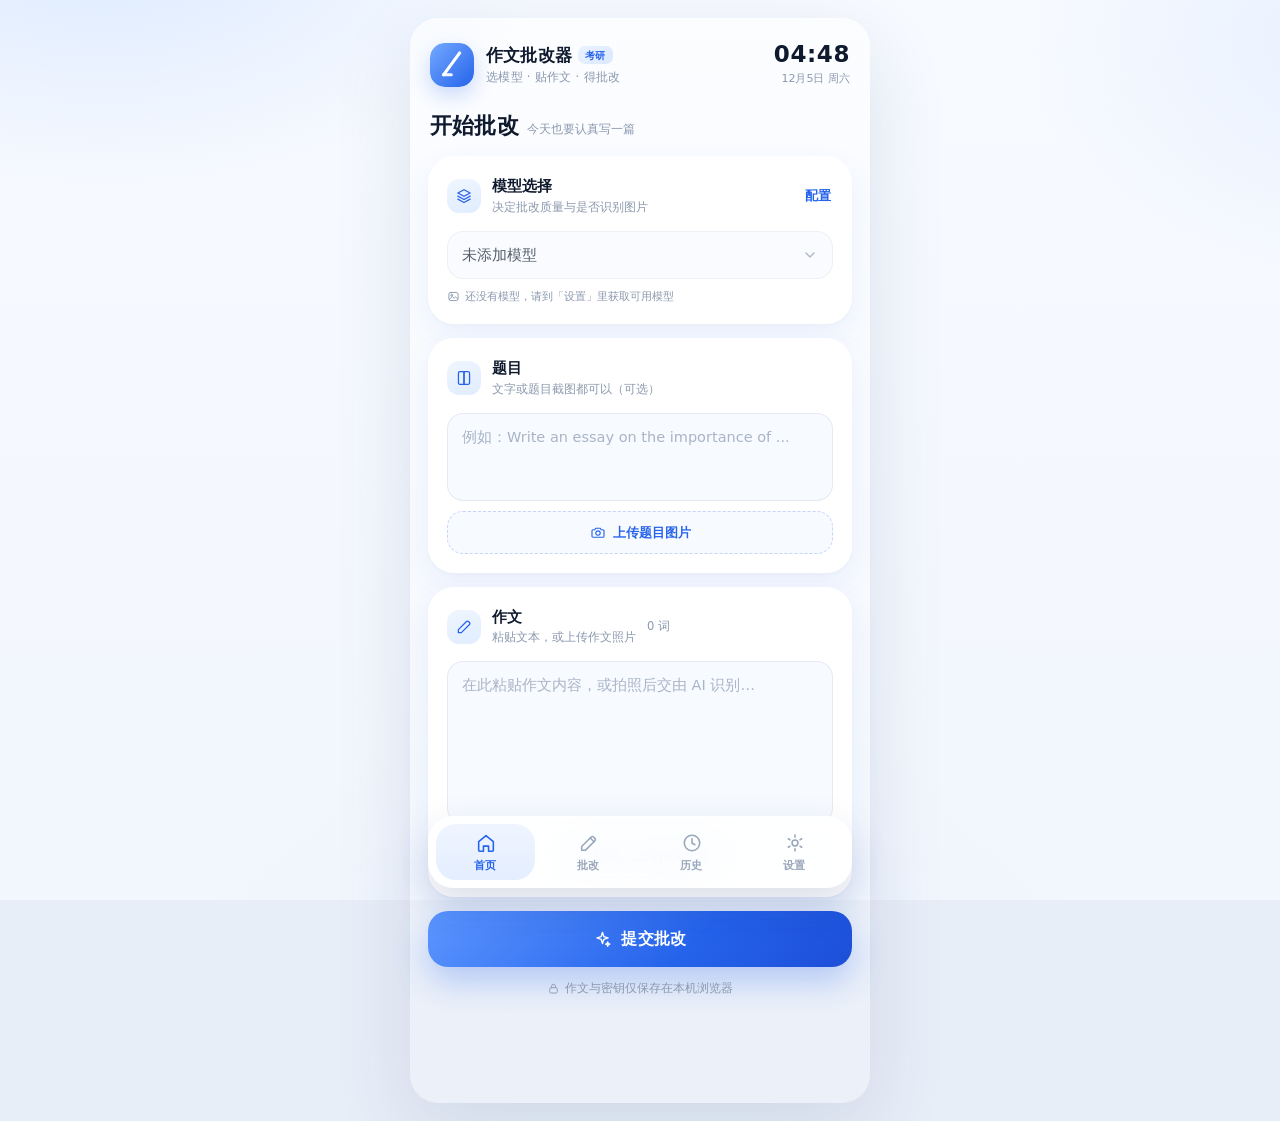
<file: index.html>
<!doctype html>
<html lang="zh-CN">
<head>
<meta charset="utf-8" />
<meta name="viewport" content="width=device-width, initial-scale=1, viewport-fit=cover" />
<meta name="theme-color" content="#f4f7fe" />
<meta name="description" content="考研作文批改器：选择 AI 模型，粘贴或上传作文，获得修改建议、润色范文与评分。数据仅保存在本机。" />
<meta name="apple-mobile-web-app-capable" content="yes" />
<meta name="apple-mobile-web-app-title" content="作文批改" />
<title>作文批改器 · 考研</title>
<link rel="manifest" href="./manifest.webmanifest" />
<link rel="icon" href="./assets/icons/favicon.svg" type="image/svg+xml" />
<link rel="apple-touch-icon" href="./assets/icons/icon-192.png" />
<link rel="stylesheet" href="./assets/css/app.css" />
</head>
<body>
  <div id="app" class="app" data-route="home">
    <main id="view" class="view"></main>
    <nav id="tabbar" class="tabbar" aria-label="主导航"></nav>
  </div>
  <div id="layer" class="layer"></div>
  <div id="toast" class="toast" role="status" aria-live="polite"></div>
  <div id="boot-error" class="boot-error" hidden></div>
  <script type="module" src="./assets/js/app.js"></script>
</body>
</html>
</file>
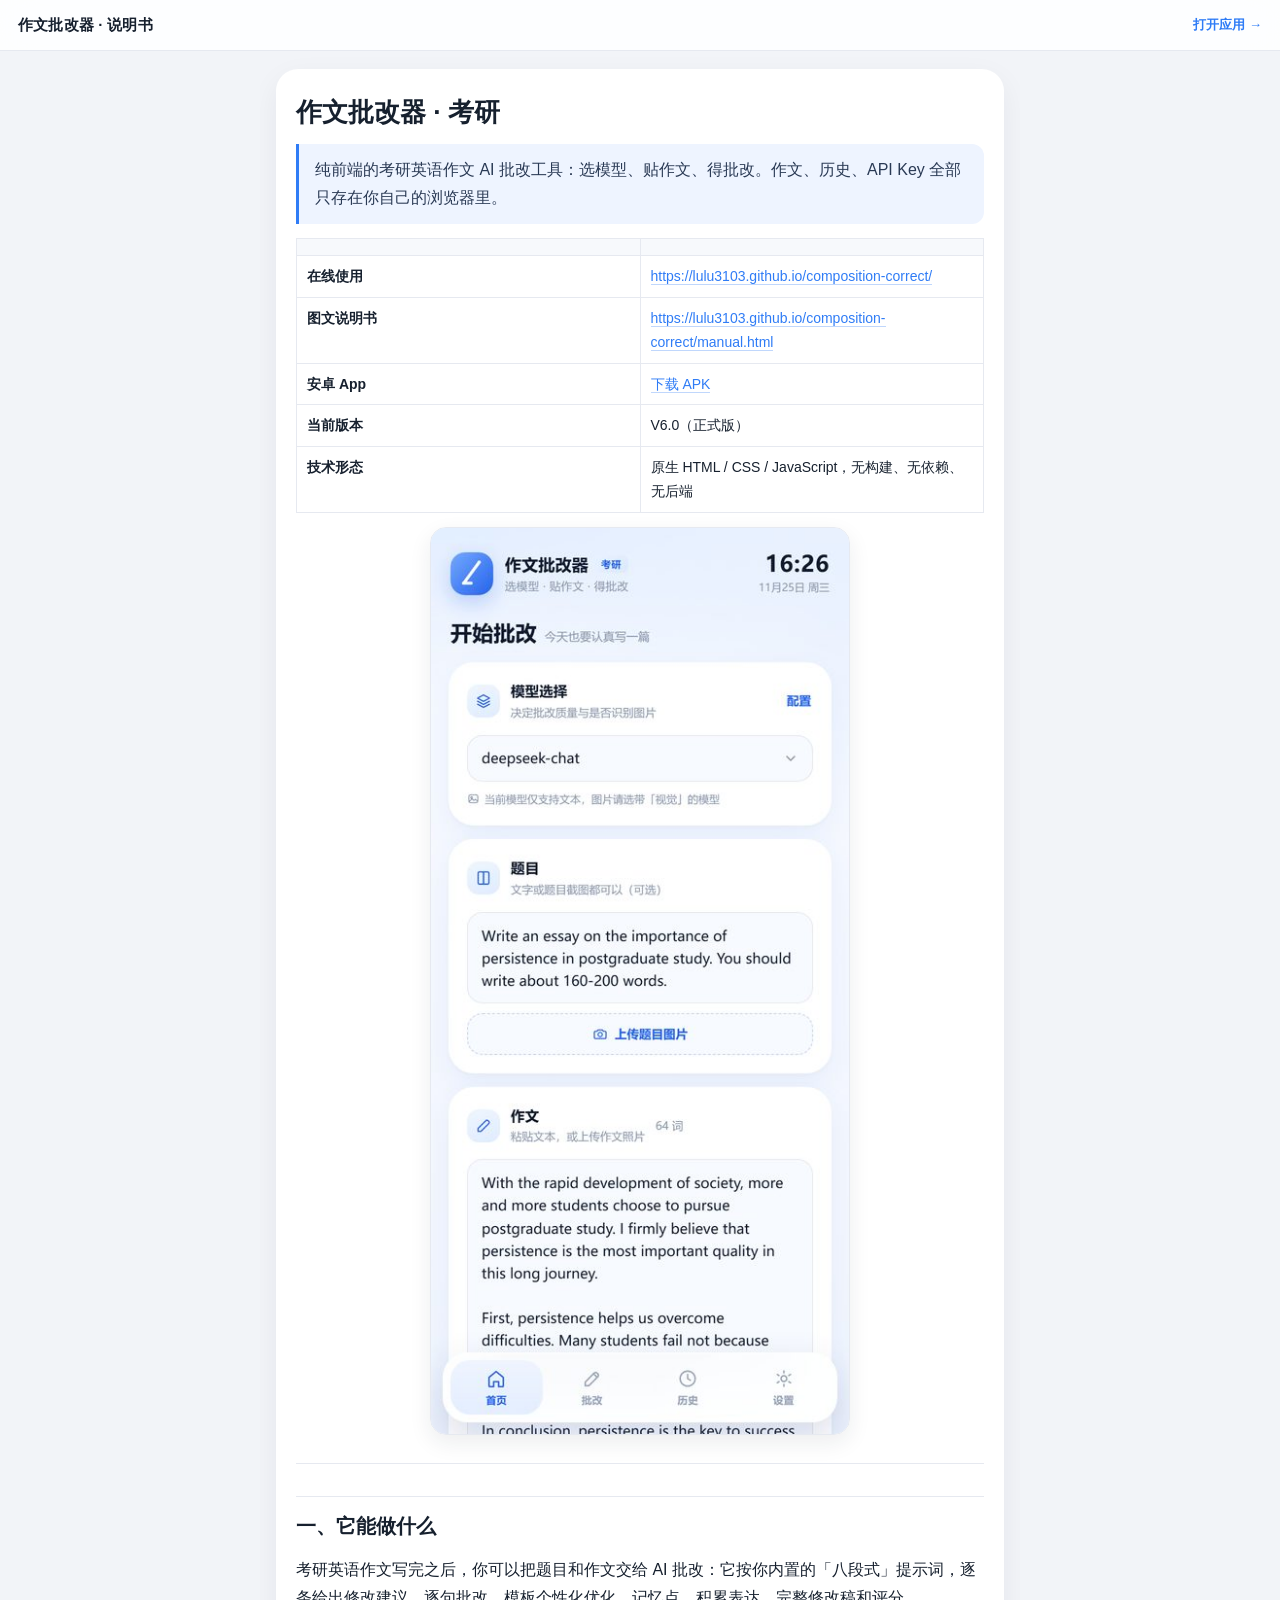
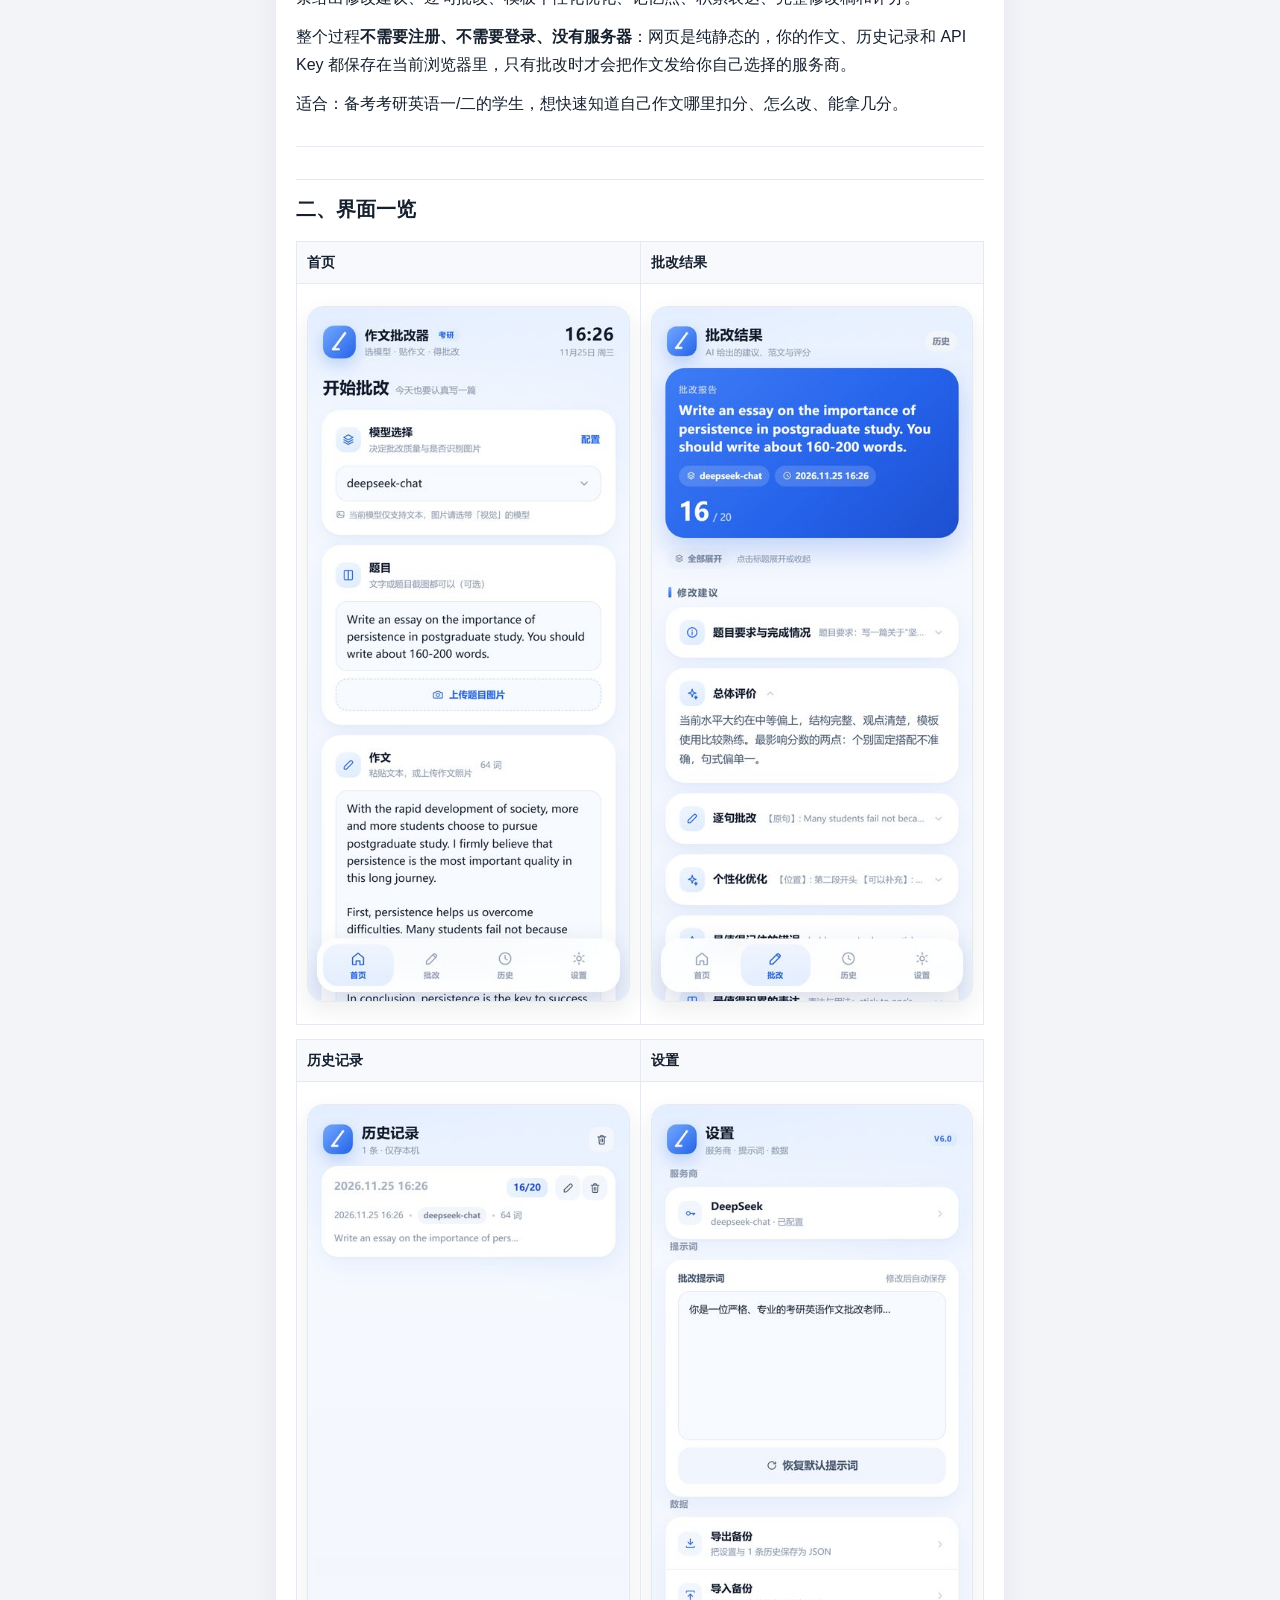
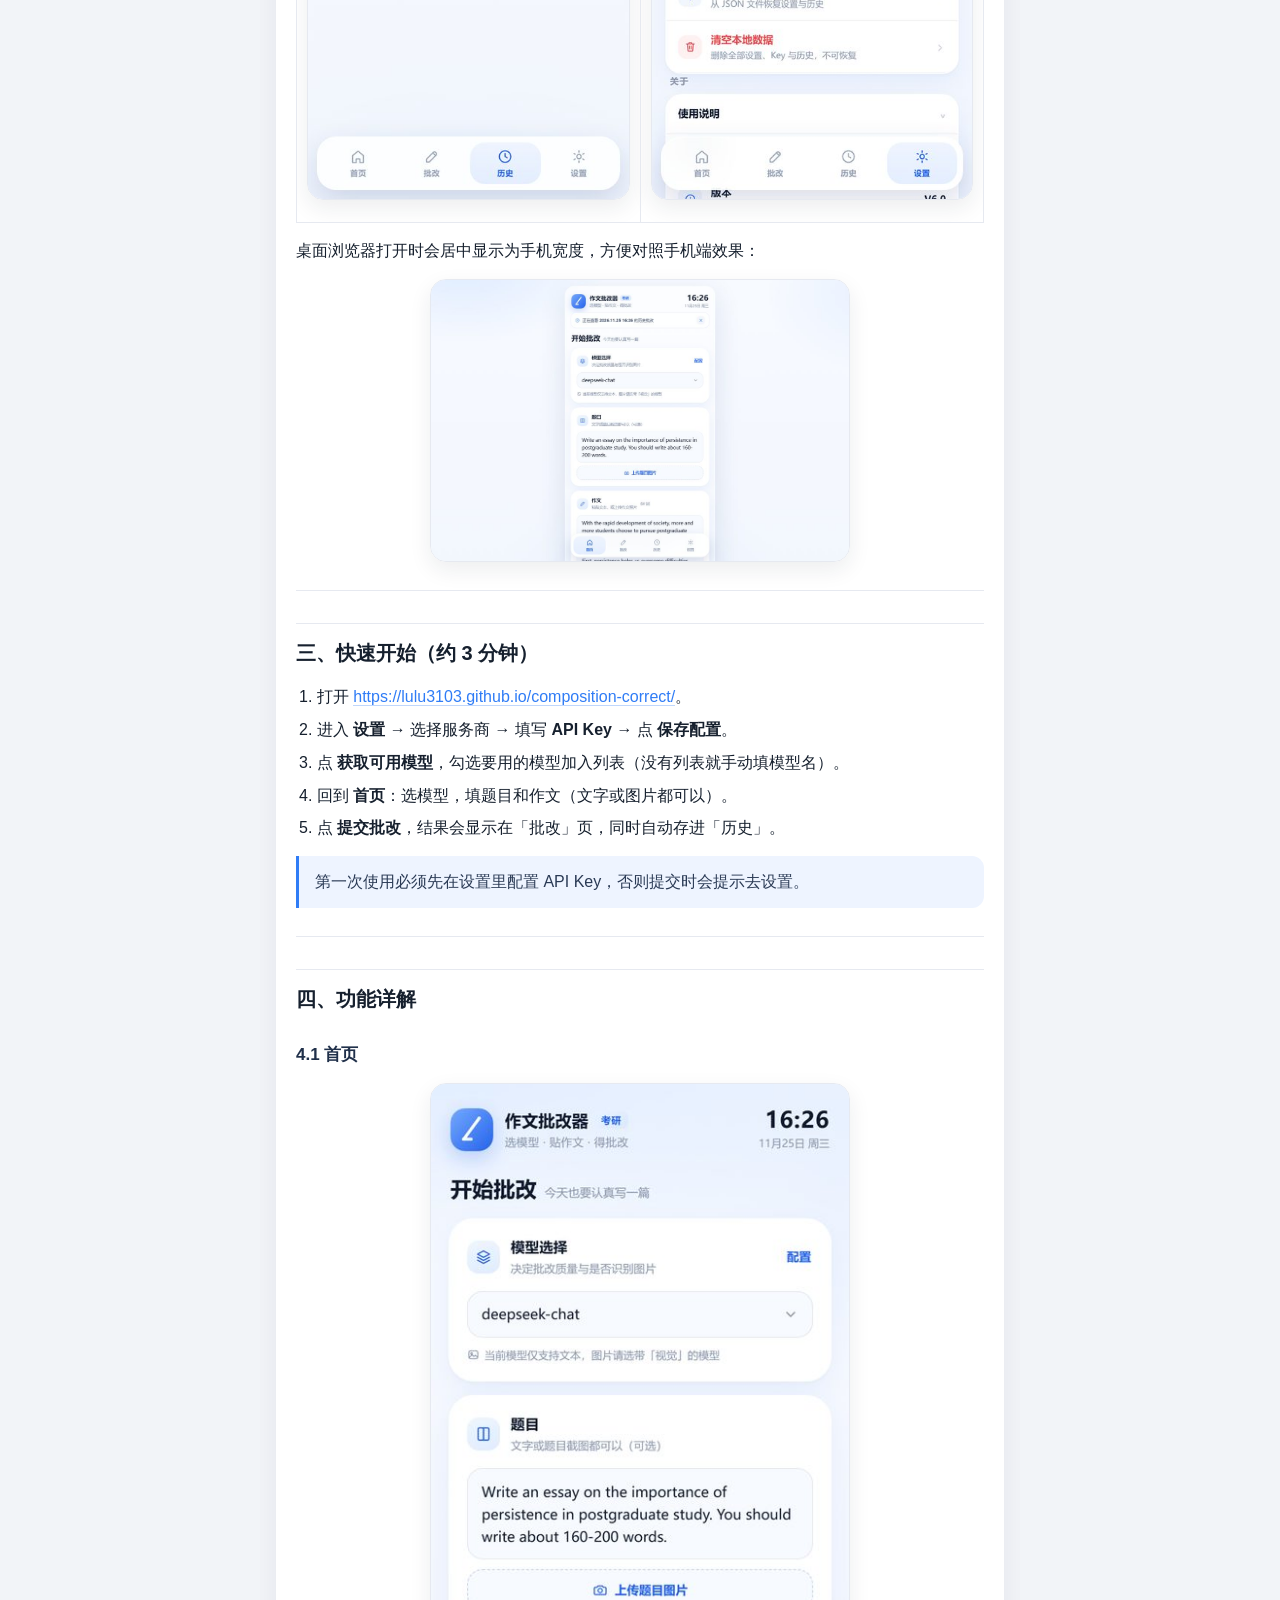
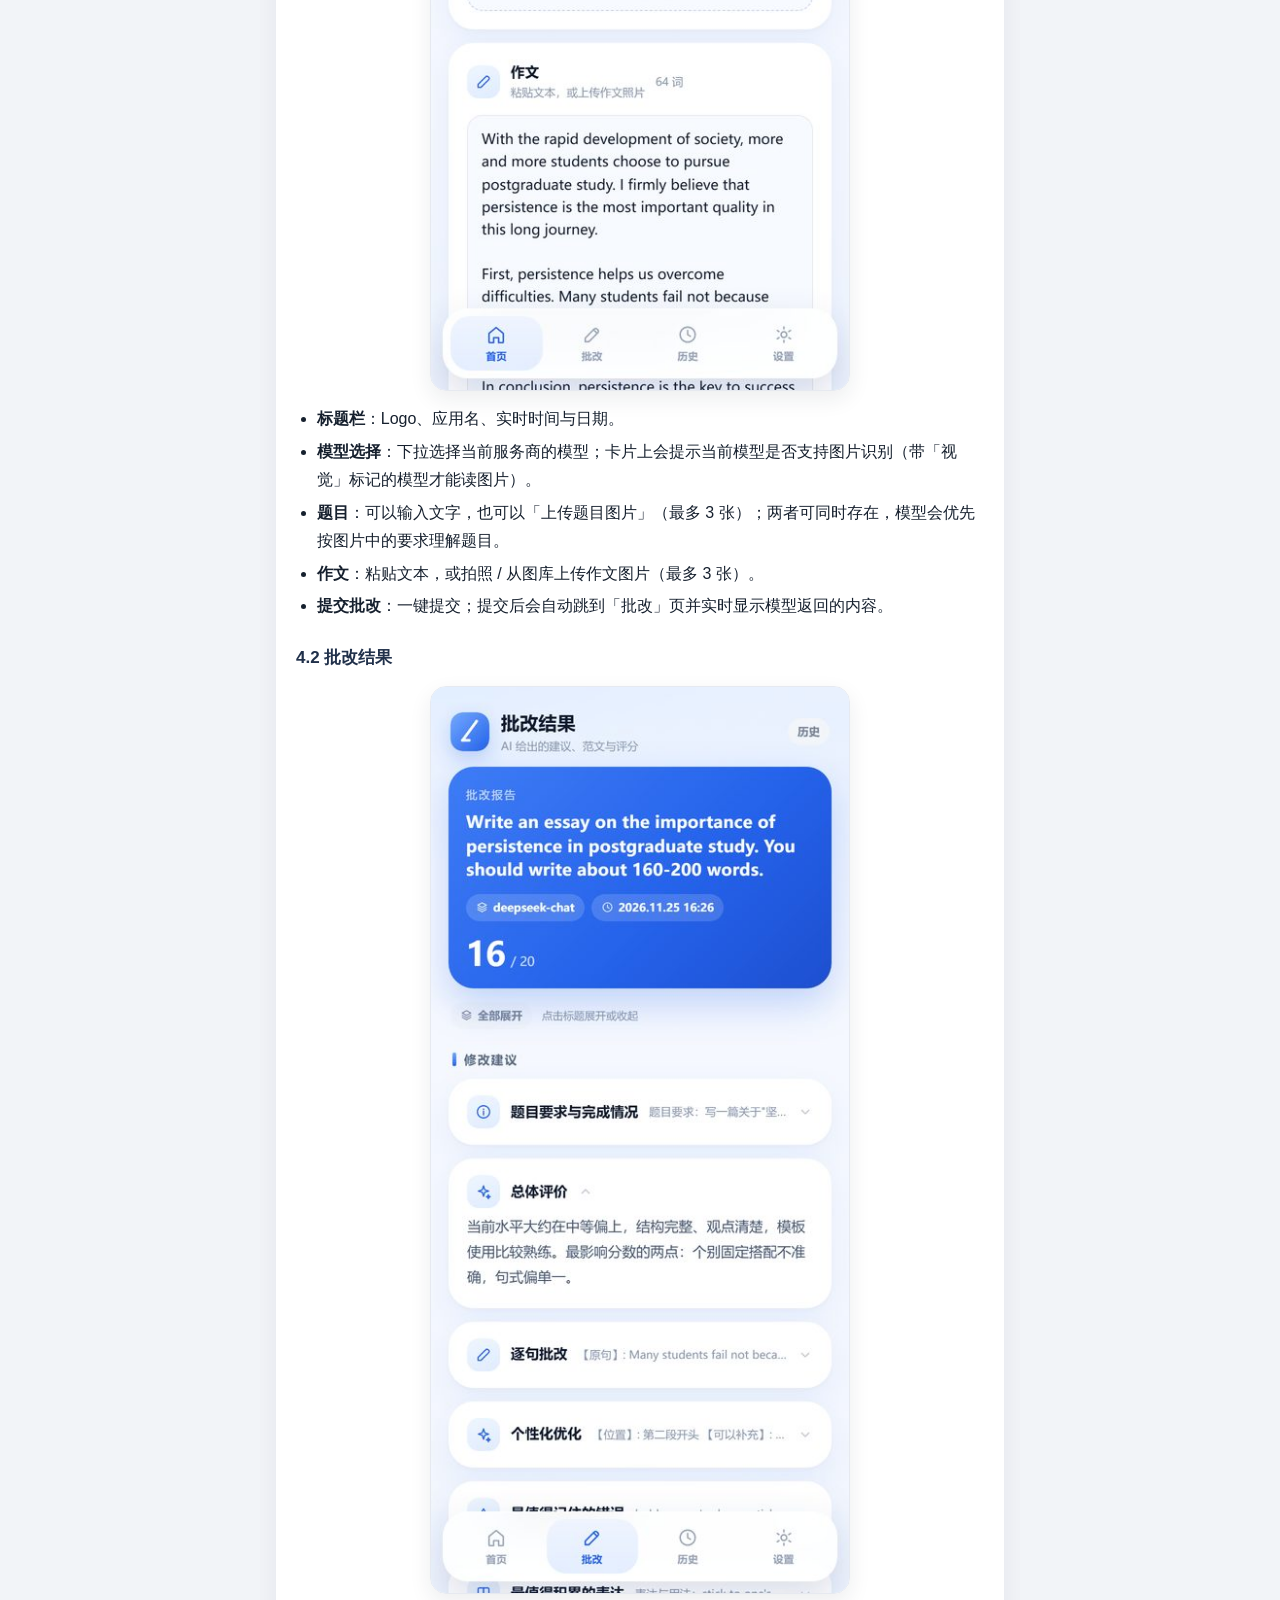
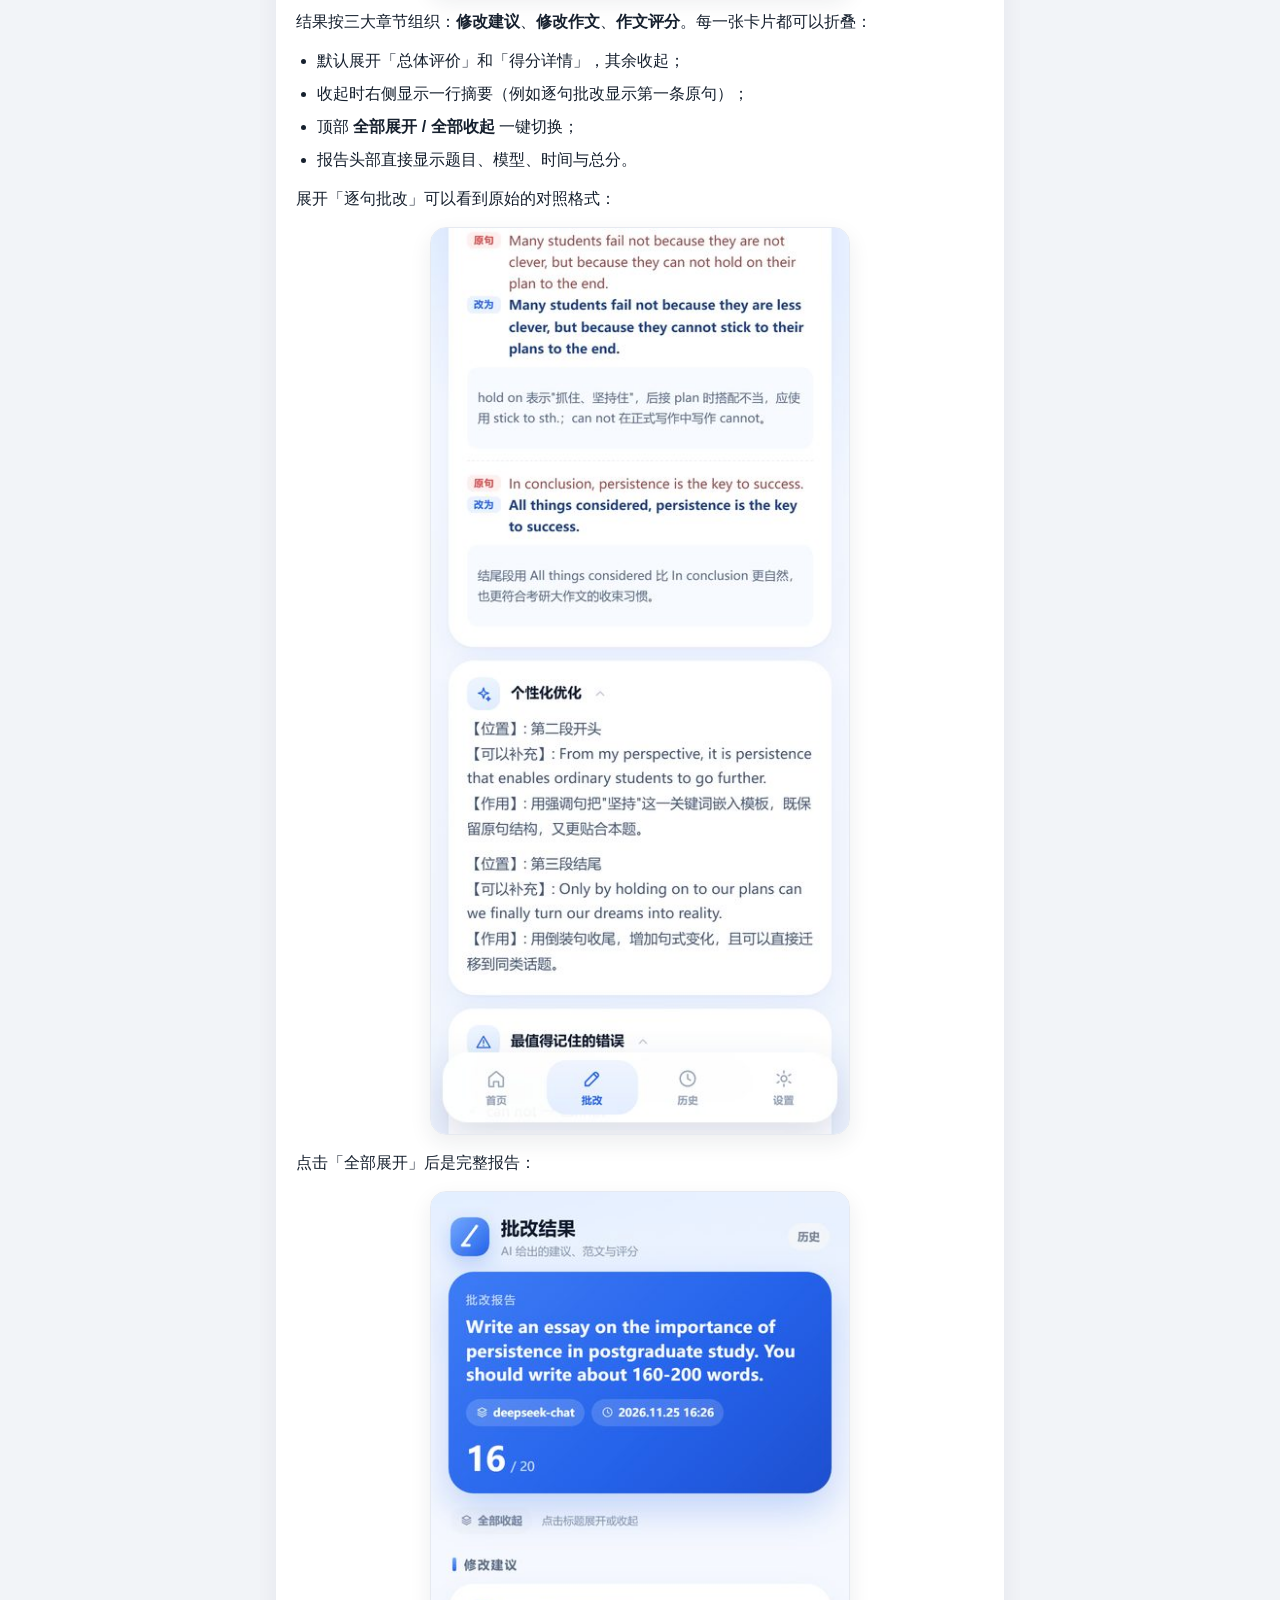
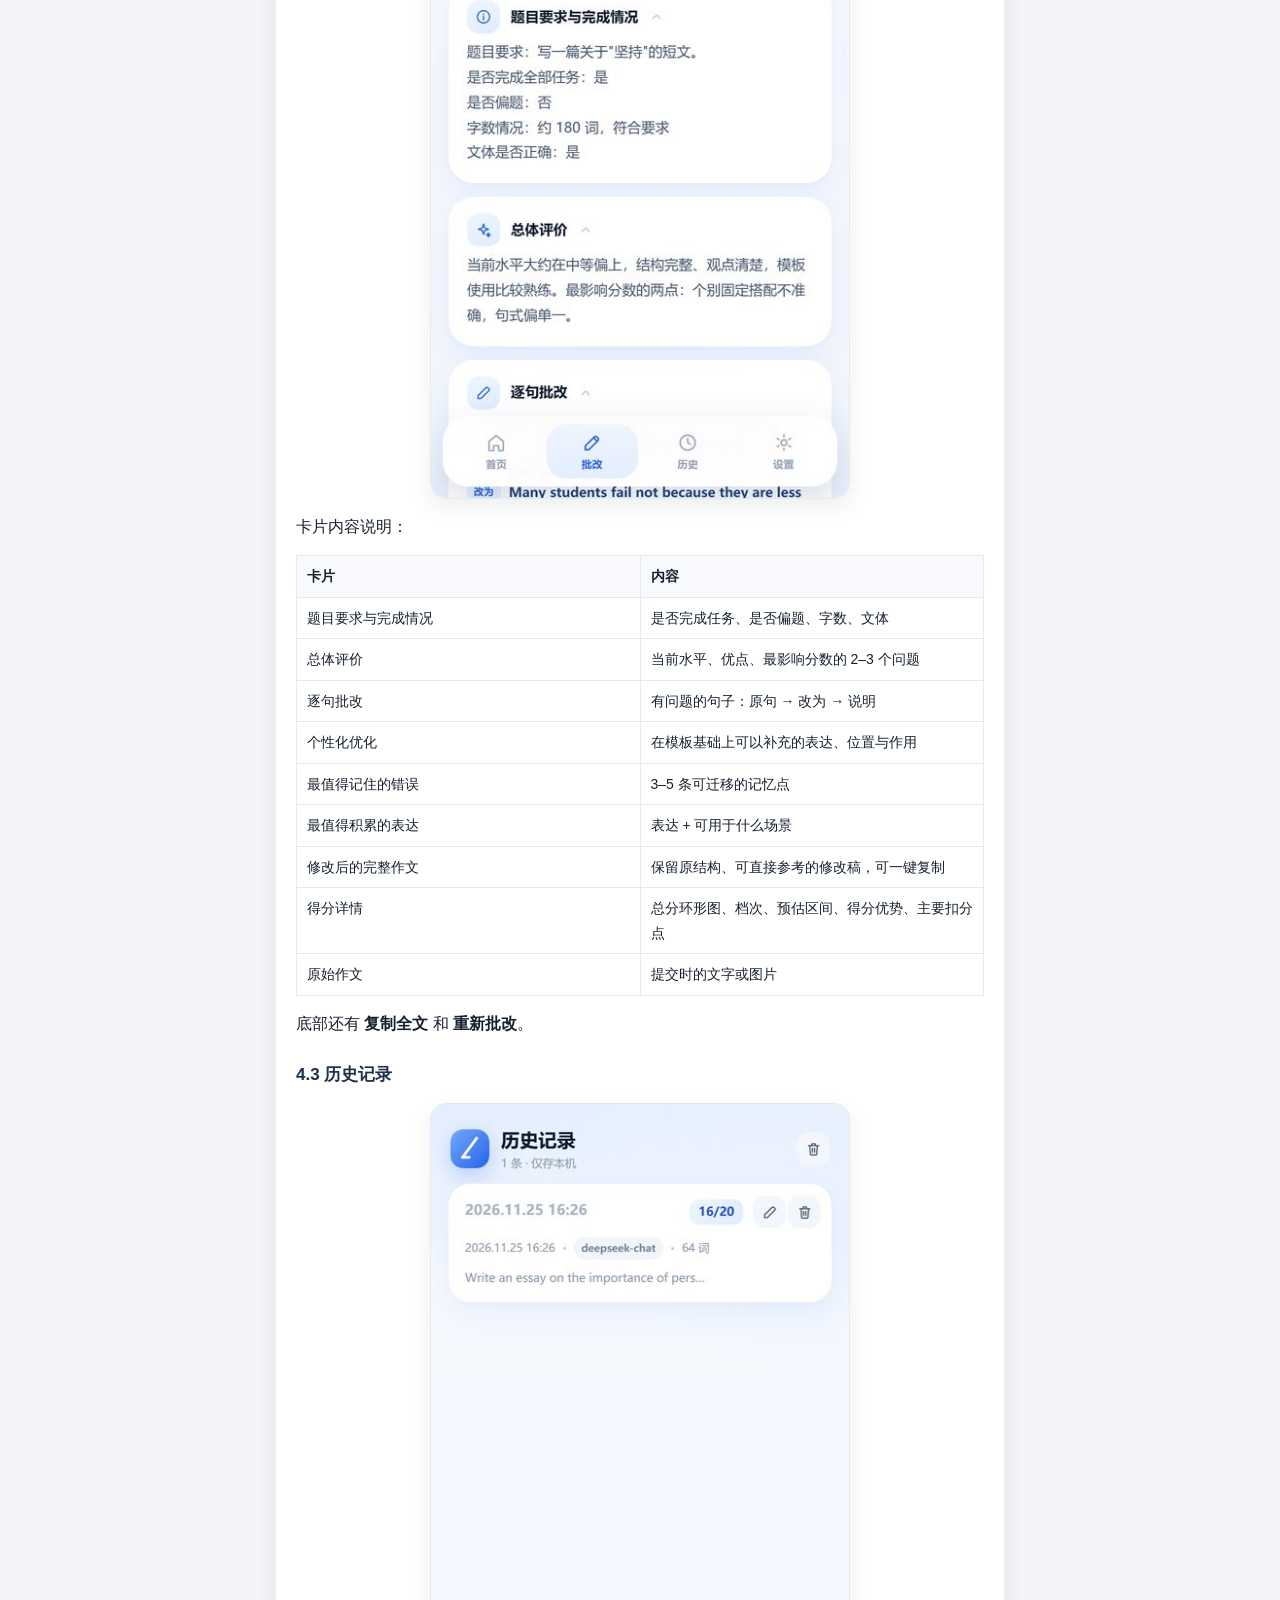
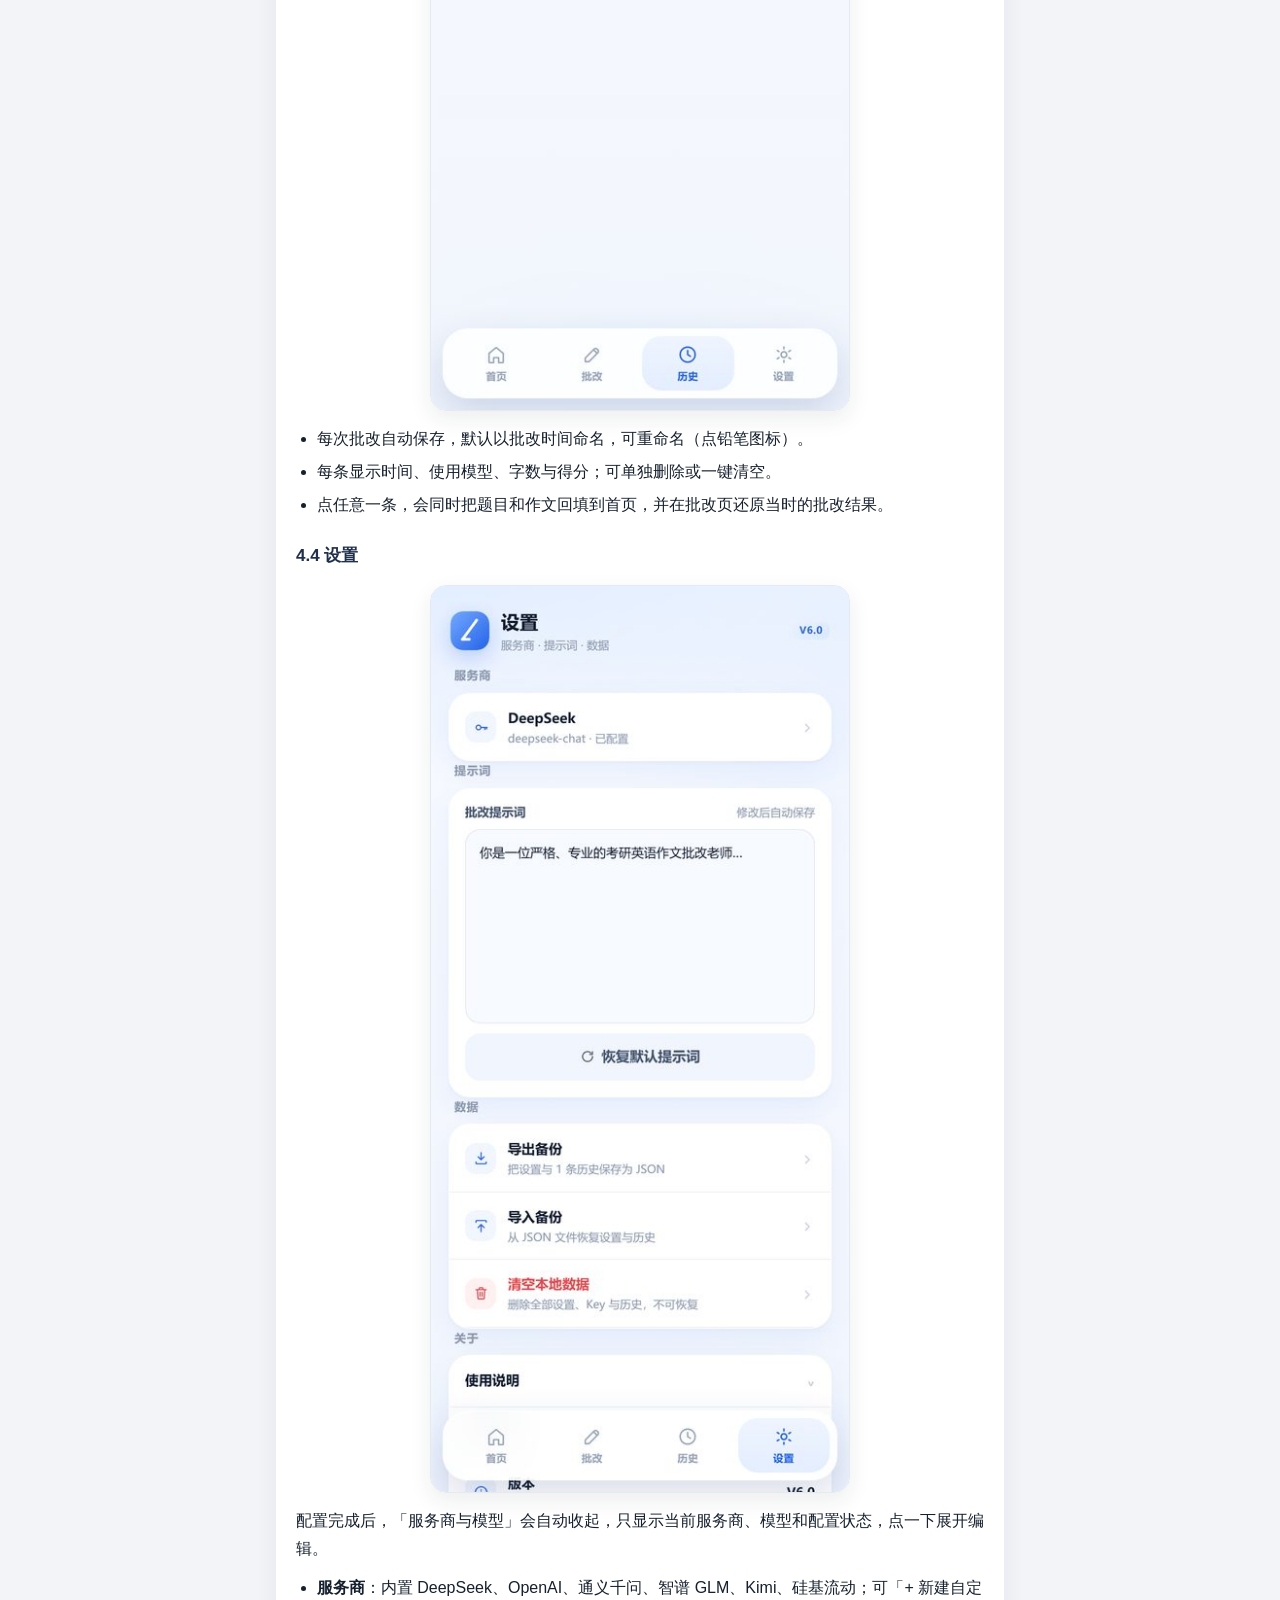
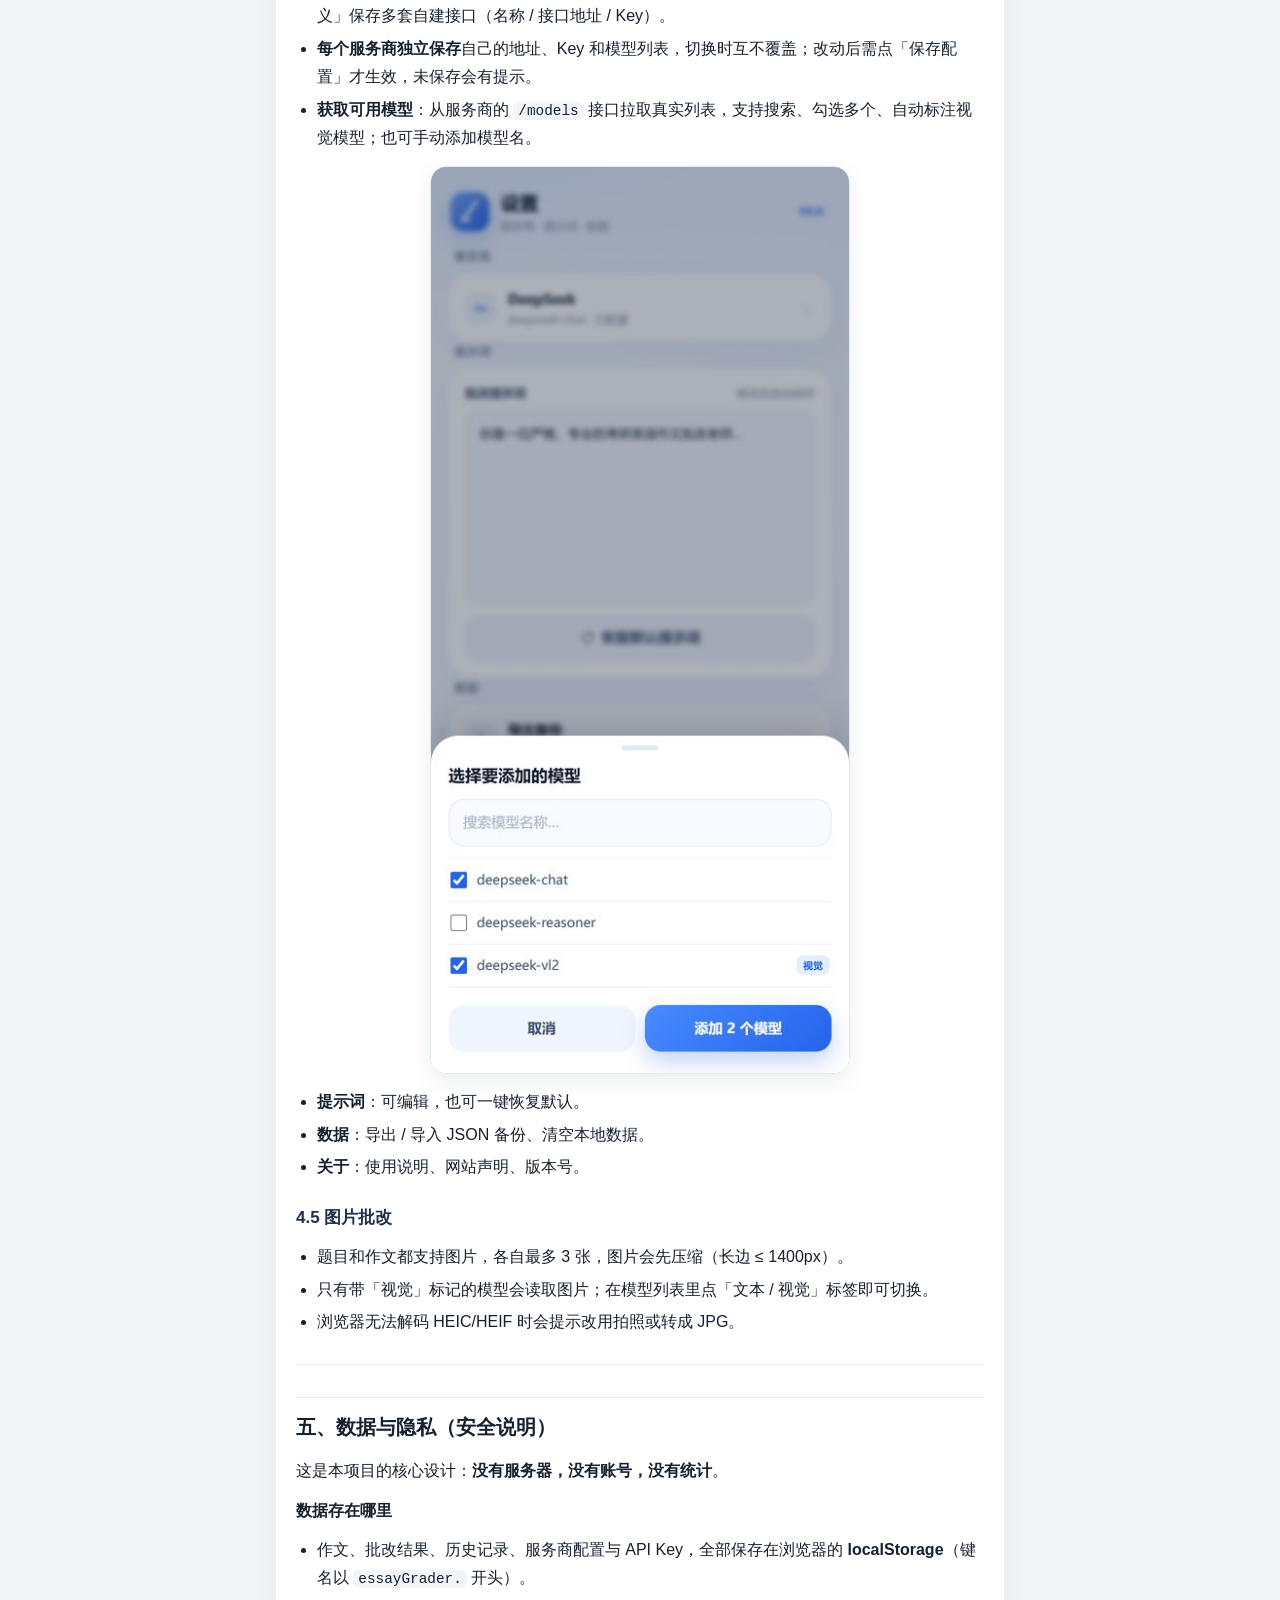
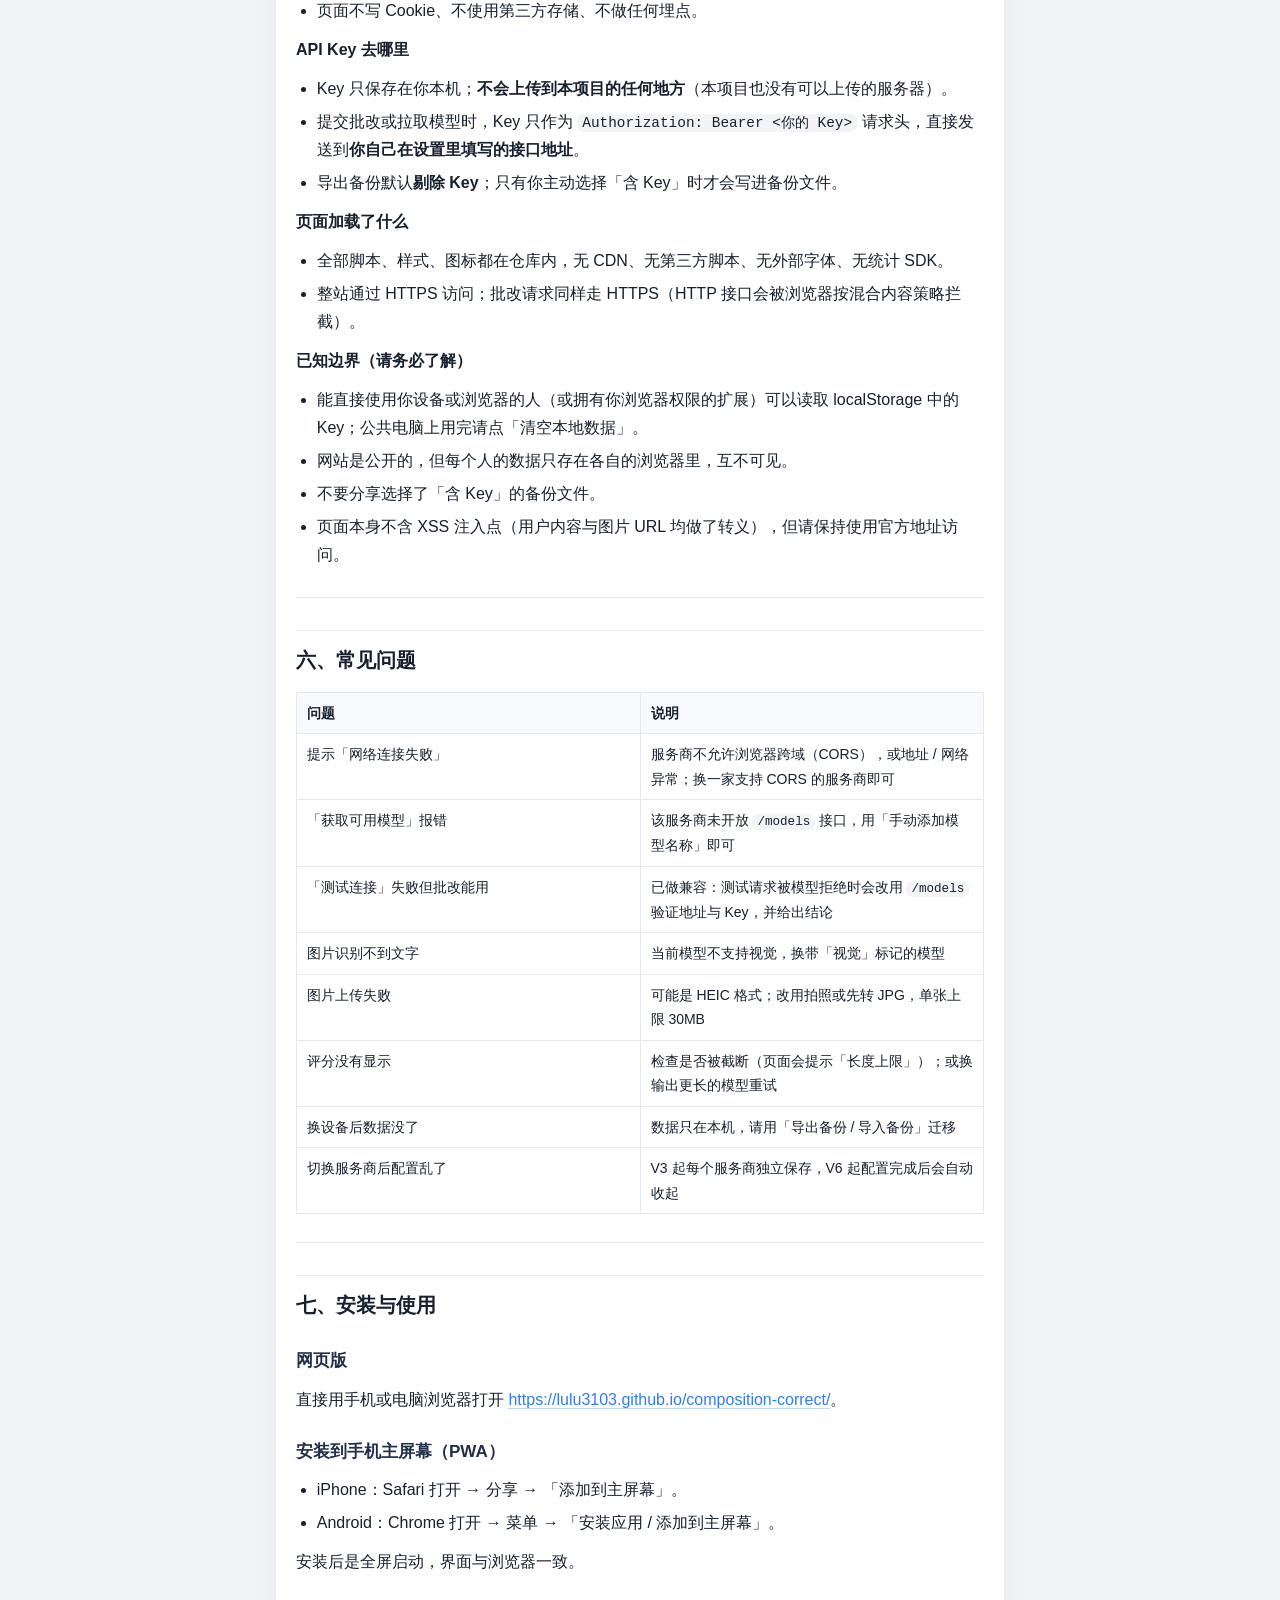
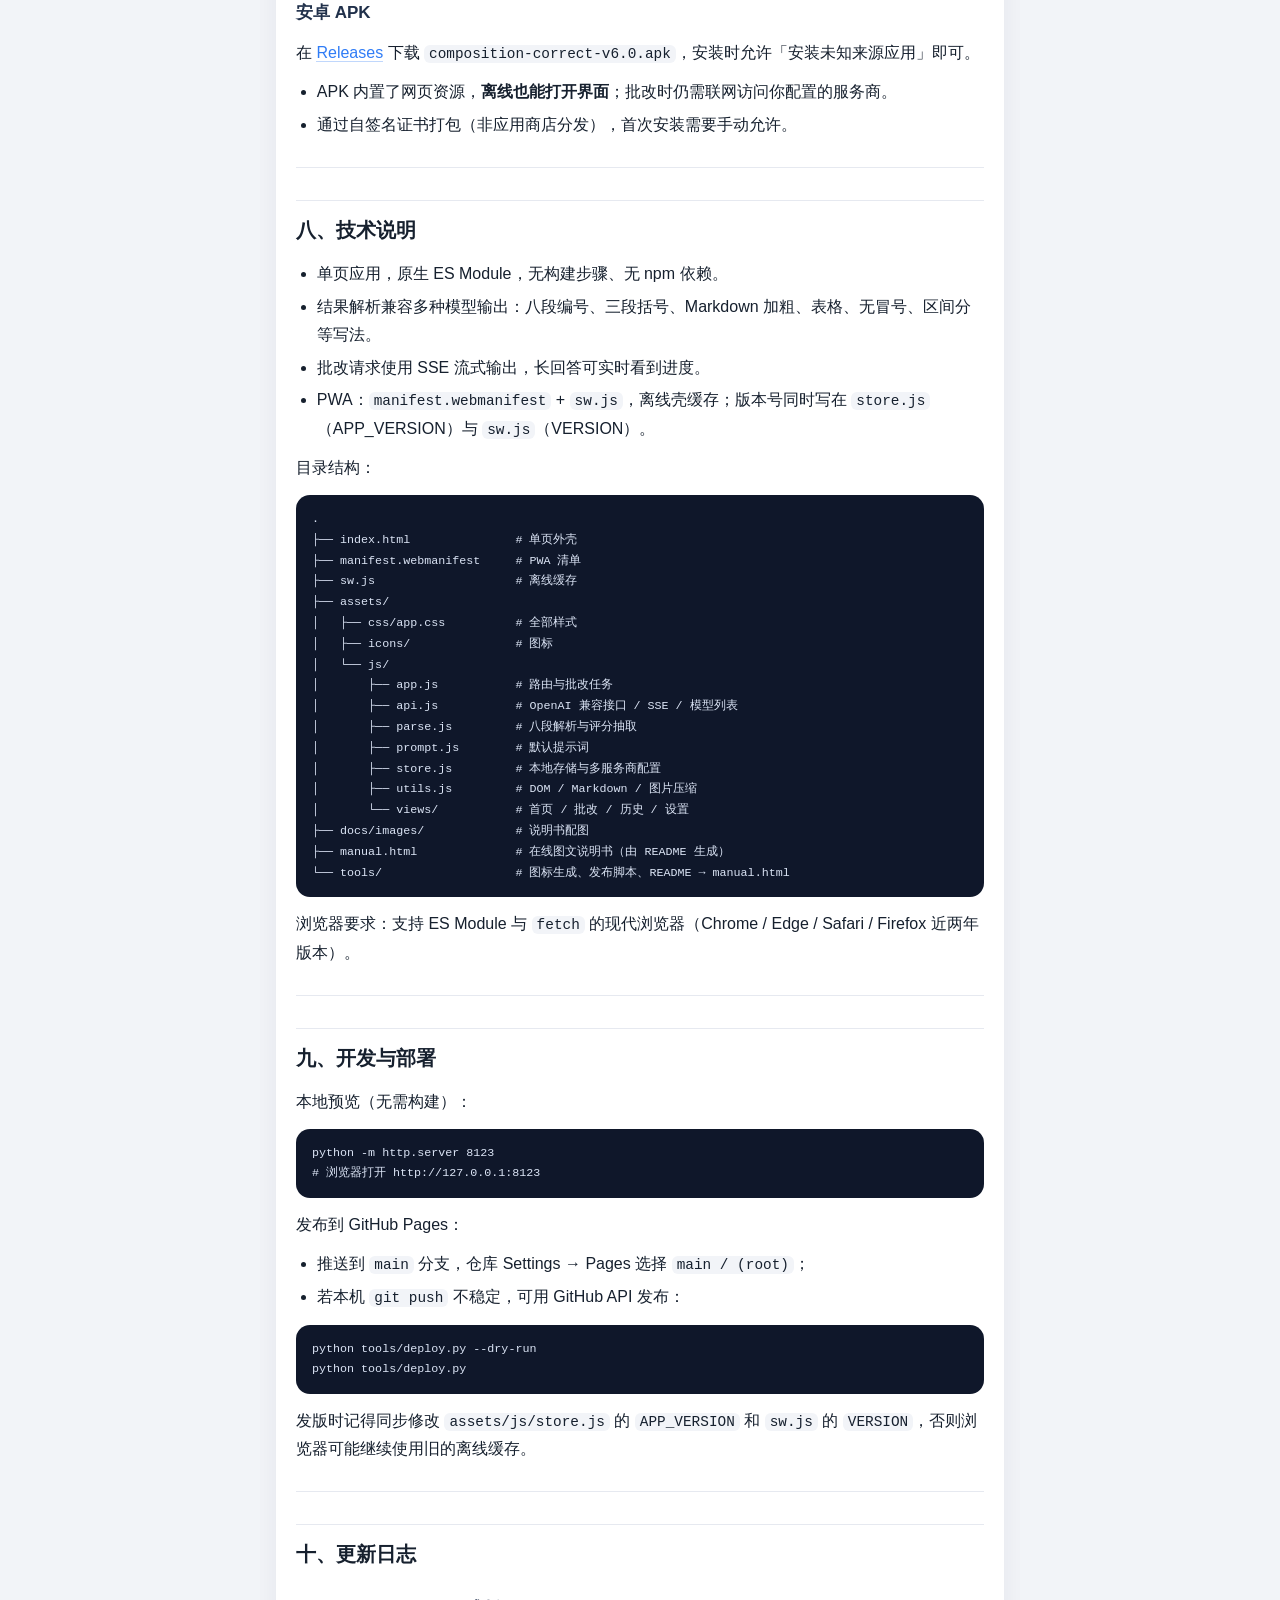
<file: manual.html>
<!DOCTYPE html>
<html lang="zh-CN">
<head>
<meta charset="utf-8">
<meta name="viewport" content="width=device-width, initial-scale=1, viewport-fit=cover">
<title>作文批改器 · 使用说明书</title>
<link rel="icon" href="assets/icons/favicon.svg">
<style>
:root{--blue:#2f7cf6;--bg:#f2f4f8;--card:#fff;--text:#16202e;--muted:#6b7383;--line:#e6e9f0}
*{box-sizing:border-box}
body{margin:0;background:var(--bg);overflow-x:hidden;color:var(--text);font:16px/1.75 -apple-system,BlinkMacSystemFont,"PingFang SC","Hiragino Sans GB","Microsoft YaHei",sans-serif;-webkit-font-smoothing:antialiased}
.top{position:sticky;top:0;z-index:9;display:flex;align-items:center;justify-content:space-between;gap:12px;padding:12px 18px;background:rgba(255,255,255,.86);backdrop-filter:saturate(180%) blur(18px);border-bottom:1px solid var(--line)}
.top b{font-size:15px;letter-spacing:.2px}
.top a{font-size:13px;color:var(--blue);text-decoration:none;font-weight:600;border:0}
.wrap{max-width:760px;margin:0 auto;padding:18px 16px 64px;overflow-x:clip}
article{background:var(--card);border-radius:22px;padding:22px 20px;box-shadow:0 10px 30px rgba(22,32,46,.06)}
h1{font-size:26px;line-height:1.3;margin:.2em 0 .5em}
h2{font-size:20px;margin:1.6em 0 .6em;padding-top:.6em;border-top:1px solid var(--line)}
h3{font-size:17px;margin:1.3em 0 .5em;color:#20304a}
p{margin:.7em 0}
blockquote{margin:14px 0;padding:12px 16px;background:#eef4ff;border-left:3px solid var(--blue);border-radius:0 12px 12px 0;color:#2a3a55}
img{display:block;width:100%;max-width:420px;height:auto;margin:14px auto;border-radius:16px;border:1px solid var(--line);box-shadow:0 8px 22px rgba(22,32,46,.08)}
ul,ol{margin:.6em 0;padding-left:1.3em}
li{margin:.3em 0}
hr{border:0;border-top:1px solid var(--line);margin:28px 0}
code{background:#f2f4f8;border-radius:6px;padding:1px 5px;font-size:.9em;font-family:ui-monospace,SFMono-Regular,Menlo,Consolas,monospace}
pre.code{background:#0f172a;max-width:100%;color:#dbe4f5;border-radius:14px;padding:14px 16px;overflow:auto;font-size:13px;line-height:1.6}
pre.code code{background:none;padding:0;color:inherit}
.table-wrap{overflow-x:auto;margin:14px 0}
table{width:100%;border-collapse:collapse;font-size:14px;table-layout:fixed}
th,td{border:1px solid var(--line);padding:8px 10px;text-align:left;vertical-align:top;overflow-wrap:anywhere;word-break:break-word}
th{background:#f7f9fc;font-weight:600}
a{color:var(--blue);text-decoration:none;border-bottom:1px solid rgba(47,124,246,.3);overflow-wrap:anywhere}
.foot{margin-top:18px;text-align:center;color:var(--muted);font-size:12px}
.foot a{color:var(--muted)}
@media (max-width:520px){article{padding:18px 15px;border-radius:18px}h1{font-size:22px}h2{font-size:18px}}
</style>
</head>
<body>
<div class="top"><b>作文批改器 · 说明书</b><a href="./">打开应用 →</a></div>
<div class="wrap">
<article>
<h1>作文批改器 · 考研</h1>
<blockquote>纯前端的考研英语作文 AI 批改工具：选模型、贴作文、得批改。作文、历史、API Key 全部只存在你自己的浏览器里。</blockquote>
<div class="table-wrap"><table>
<thead><tr><th></th><th></th></tr></thead>
<tbody>
<tr><td><strong>在线使用</strong></td><td><a href="https://lulu3103.github.io/composition-correct/" target="_blank" rel="noopener">https://lulu3103.github.io/composition-correct/</a></td></tr>
<tr><td><strong>图文说明书</strong></td><td><a href="https://lulu3103.github.io/composition-correct/manual.html" target="_blank" rel="noopener">https://lulu3103.github.io/composition-correct/manual.html</a></td></tr>
<tr><td><strong>安卓 App</strong></td><td><a href="https://github.com/LuLu3103/composition-correct/releases/latest" target="_blank" rel="noopener">下载 APK</a></td></tr>
<tr><td><strong>当前版本</strong></td><td>V6.0（正式版）</td></tr>
<tr><td><strong>技术形态</strong></td><td>原生 HTML / CSS / JavaScript，无构建、无依赖、无后端</td></tr>
</tbody></table></div>
<p><img src="docs/images/home.jpg" alt="首页" loading="lazy"></p>
<hr>
<h2>一、它能做什么</h2>
<p>考研英语作文写完之后，你可以把题目和作文交给 AI 批改：它按你内置的「八段式」提示词，逐条给出修改建议、逐句批改、模板个性化优化、记忆点、积累表达、完整修改稿和评分。</p>
<p>整个过程<strong>不需要注册、不需要登录、没有服务器</strong>：网页是纯静态的，你的作文、历史记录和 API Key 都保存在当前浏览器里，只有批改时才会把作文发给你自己选择的服务商。</p>
<p>适合：备考考研英语一/二的学生，想快速知道自己作文哪里扣分、怎么改、能拿几分。</p>
<hr>
<h2>二、界面一览</h2>
<div class="table-wrap"><table>
<thead><tr><th>首页</th><th>批改结果</th></tr></thead>
<tbody>
<tr><td><img src="docs/images/home.jpg" alt="首页" loading="lazy"></td><td><img src="docs/images/review.jpg" alt="批改结果" loading="lazy"></td></tr>
</tbody></table></div>
<div class="table-wrap"><table>
<thead><tr><th>历史记录</th><th>设置</th></tr></thead>
<tbody>
<tr><td><img src="docs/images/history.jpg" alt="历史记录" loading="lazy"></td><td><img src="docs/images/settings.jpg" alt="设置" loading="lazy"></td></tr>
</tbody></table></div>
<p>桌面浏览器打开时会居中显示为手机宽度，方便对照手机端效果：</p>
<p><img src="docs/images/desktop.jpg" alt="桌面端" loading="lazy"></p>
<hr>
<h2>三、快速开始（约 3 分钟）</h2>
<ol><li>打开 <a href="https://lulu3103.github.io/composition-correct/" target="_blank" rel="noopener">https://lulu3103.github.io/composition-correct/</a>。</li><li>进入 <strong>设置</strong> → 选择服务商 → 填写 <strong>API Key</strong> → 点 <strong>保存配置</strong>。</li><li>点 <strong>获取可用模型</strong>，勾选要用的模型加入列表（没有列表就手动填模型名）。</li><li>回到 <strong>首页</strong>：选模型，填题目和作文（文字或图片都可以）。</li><li>点 <strong>提交批改</strong>，结果会显示在「批改」页，同时自动存进「历史」。</li></ol>
<blockquote>第一次使用必须先在设置里配置 API Key，否则提交时会提示去设置。</blockquote>
<hr>
<h2>四、功能详解</h2>
<h3>4.1 首页</h3>
<p><img src="docs/images/home.jpg" alt="首页" loading="lazy"></p>
<ul><li><strong>标题栏</strong>：Logo、应用名、实时时间与日期。</li><li><strong>模型选择</strong>：下拉选择当前服务商的模型；卡片上会提示当前模型是否支持图片识别（带「视觉」标记的模型才能读图片）。</li><li><strong>题目</strong>：可以输入文字，也可以「上传题目图片」（最多 3 张）；两者可同时存在，模型会优先按图片中的要求理解题目。</li><li><strong>作文</strong>：粘贴文本，或拍照 / 从图库上传作文图片（最多 3 张）。</li><li><strong>提交批改</strong>：一键提交；提交后会自动跳到「批改」页并实时显示模型返回的内容。</li></ul>
<h3>4.2 批改结果</h3>
<p><img src="docs/images/review.jpg" alt="批改结果" loading="lazy"></p>
<p>结果按三大章节组织：<strong>修改建议</strong>、<strong>修改作文</strong>、<strong>作文评分</strong>。每一张卡片都可以折叠：</p>
<ul><li>默认展开「总体评价」和「得分详情」，其余收起；</li><li>收起时右侧显示一行摘要（例如逐句批改显示第一条原句）；</li><li>顶部 <strong>全部展开 / 全部收起</strong> 一键切换；</li><li>报告头部直接显示题目、模型、时间与总分。</li></ul>
<p>展开「逐句批改」可以看到原始的对照格式：</p>
<p><img src="docs/images/review-sentences.jpg" alt="逐句批改" loading="lazy"></p>
<p>点击「全部展开」后是完整报告：</p>
<p><img src="docs/images/review-expanded.jpg" alt="完整报告" loading="lazy"></p>
<p>卡片内容说明：</p>
<div class="table-wrap"><table>
<thead><tr><th>卡片</th><th>内容</th></tr></thead>
<tbody>
<tr><td>题目要求与完成情况</td><td>是否完成任务、是否偏题、字数、文体</td></tr>
<tr><td>总体评价</td><td>当前水平、优点、最影响分数的 2–3 个问题</td></tr>
<tr><td>逐句批改</td><td>有问题的句子：原句 → 改为 → 说明</td></tr>
<tr><td>个性化优化</td><td>在模板基础上可以补充的表达、位置与作用</td></tr>
<tr><td>最值得记住的错误</td><td>3–5 条可迁移的记忆点</td></tr>
<tr><td>最值得积累的表达</td><td>表达 + 可用于什么场景</td></tr>
<tr><td>修改后的完整作文</td><td>保留原结构、可直接参考的修改稿，可一键复制</td></tr>
<tr><td>得分详情</td><td>总分环形图、档次、预估区间、得分优势、主要扣分点</td></tr>
<tr><td>原始作文</td><td>提交时的文字或图片</td></tr>
</tbody></table></div>
<p>底部还有 <strong>复制全文</strong> 和 <strong>重新批改</strong>。</p>
<h3>4.3 历史记录</h3>
<p><img src="docs/images/history.jpg" alt="历史记录" loading="lazy"></p>
<ul><li>每次批改自动保存，默认以批改时间命名，可重命名（点铅笔图标）。</li><li>每条显示时间、使用模型、字数与得分；可单独删除或一键清空。</li><li>点任意一条，会同时把题目和作文回填到首页，并在批改页还原当时的批改结果。</li></ul>
<h3>4.4 设置</h3>
<p><img src="docs/images/settings.jpg" alt="设置" loading="lazy"></p>
<p>配置完成后，「服务商与模型」会自动收起，只显示当前服务商、模型和配置状态，点一下展开编辑。</p>
<ul><li><strong>服务商</strong>：内置 DeepSeek、OpenAI、通义千问、智谱 GLM、Kimi、硅基流动；可「+ 新建自定义」保存多套自建接口（名称 / 接口地址 / Key）。</li><li><strong>每个服务商独立保存</strong>自己的地址、Key 和模型列表，切换时互不覆盖；改动后需点「保存配置」才生效，未保存会有提示。</li><li><strong>获取可用模型</strong>：从服务商的 <code>/models</code> 接口拉取真实列表，支持搜索、勾选多个、自动标注视觉模型；也可手动添加模型名。</li></ul>
<p><img src="docs/images/picker.jpg" alt="选择模型" loading="lazy"></p>
<ul><li><strong>提示词</strong>：可编辑，也可一键恢复默认。</li><li><strong>数据</strong>：导出 / 导入 JSON 备份、清空本地数据。</li><li><strong>关于</strong>：使用说明、网站声明、版本号。</li></ul>
<h3>4.5 图片批改</h3>
<ul><li>题目和作文都支持图片，各自最多 3 张，图片会先压缩（长边 ≤ 1400px）。</li><li>只有带「视觉」标记的模型会读取图片；在模型列表里点「文本 / 视觉」标签即可切换。</li><li>浏览器无法解码 HEIC/HEIF 时会提示改用拍照或转成 JPG。</li></ul>
<hr>
<h2>五、数据与隐私（安全说明）</h2>
<p>这是本项目的核心设计：<strong>没有服务器，没有账号，没有统计</strong>。</p>
<p><strong>数据存在哪里</strong></p>
<ul><li>作文、批改结果、历史记录、服务商配置与 API Key，全部保存在浏览器的 <strong>localStorage</strong>（键名以 <code>essayGrader.</code> 开头）。</li><li>页面不写 Cookie、不使用第三方存储、不做任何埋点。</li></ul>
<p><strong>API Key 去哪里</strong></p>
<ul><li>Key 只保存在你本机；<strong>不会上传到本项目的任何地方</strong>（本项目也没有可以上传的服务器）。</li><li>提交批改或拉取模型时，Key 只作为 <code>Authorization: Bearer &lt;你的 Key&gt;</code> 请求头，直接发送到<strong>你自己在设置里填写的接口地址</strong>。</li><li>导出备份默认<strong>剔除 Key</strong>；只有你主动选择「含 Key」时才会写进备份文件。</li></ul>
<p><strong>页面加载了什么</strong></p>
<ul><li>全部脚本、样式、图标都在仓库内，无 CDN、无第三方脚本、无外部字体、无统计 SDK。</li><li>整站通过 HTTPS 访问；批改请求同样走 HTTPS（HTTP 接口会被浏览器按混合内容策略拦截）。</li></ul>
<p><strong>已知边界（请务必了解）</strong></p>
<ul><li>能直接使用你设备或浏览器的人（或拥有你浏览器权限的扩展）可以读取 localStorage 中的 Key；公共电脑上用完请点「清空本地数据」。</li><li>网站是公开的，但每个人的数据只存在各自的浏览器里，互不可见。</li><li>不要分享选择了「含 Key」的备份文件。</li><li>页面本身不含 XSS 注入点（用户内容与图片 URL 均做了转义），但请保持使用官方地址访问。</li></ul>
<hr>
<h2>六、常见问题</h2>
<div class="table-wrap"><table>
<thead><tr><th>问题</th><th>说明</th></tr></thead>
<tbody>
<tr><td>提示「网络连接失败」</td><td>服务商不允许浏览器跨域（CORS），或地址 / 网络异常；换一家支持 CORS 的服务商即可</td></tr>
<tr><td>「获取可用模型」报错</td><td>该服务商未开放 <code>/models</code> 接口，用「手动添加模型名称」即可</td></tr>
<tr><td>「测试连接」失败但批改能用</td><td>已做兼容：测试请求被模型拒绝时会改用 <code>/models</code> 验证地址与 Key，并给出结论</td></tr>
<tr><td>图片识别不到文字</td><td>当前模型不支持视觉，换带「视觉」标记的模型</td></tr>
<tr><td>图片上传失败</td><td>可能是 HEIC 格式；改用拍照或先转 JPG，单张上限 30MB</td></tr>
<tr><td>评分没有显示</td><td>检查是否被截断（页面会提示「长度上限」）；或换输出更长的模型重试</td></tr>
<tr><td>换设备后数据没了</td><td>数据只在本机，请用「导出备份 / 导入备份」迁移</td></tr>
<tr><td>切换服务商后配置乱了</td><td>V3 起每个服务商独立保存，V6 起配置完成后会自动收起</td></tr>
</tbody></table></div>
<hr>
<h2>七、安装与使用</h2>
<h3>网页版</h3>
<p>直接用手机或电脑浏览器打开 <a href="https://lulu3103.github.io/composition-correct/" target="_blank" rel="noopener">https://lulu3103.github.io/composition-correct/</a>。</p>
<h3>安装到手机主屏幕（PWA）</h3>
<ul><li>iPhone：Safari 打开 → 分享 → 「添加到主屏幕」。</li><li>Android：Chrome 打开 → 菜单 → 「安装应用 / 添加到主屏幕」。</li></ul>
<p>安装后是全屏启动，界面与浏览器一致。</p>
<h3>安卓 APK</h3>
<p>在 <a href="https://github.com/LuLu3103/composition-correct/releases/latest" target="_blank" rel="noopener">Releases</a> 下载 <code>composition-correct-v6.0.apk</code>，安装时允许「安装未知来源应用」即可。</p>
<ul><li>APK 内置了网页资源，<strong>离线也能打开界面</strong>；批改时仍需联网访问你配置的服务商。</li><li>通过自签名证书打包（非应用商店分发），首次安装需要手动允许。</li></ul>
<hr>
<h2>八、技术说明</h2>
<ul><li>单页应用，原生 ES Module，无构建步骤、无 npm 依赖。</li><li>结果解析兼容多种模型输出：八段编号、三段括号、Markdown 加粗、表格、无冒号、区间分等写法。</li><li>批改请求使用 SSE 流式输出，长回答可实时看到进度。</li><li>PWA：<code>manifest.webmanifest</code> + <code>sw.js</code>，离线壳缓存；版本号同时写在 <code>store.js</code>（APP_VERSION）与 <code>sw.js</code>（VERSION）。</li></ul>
<p>目录结构：</p>
<pre class="code"><code>.
├── index.html               # 单页外壳
├── manifest.webmanifest     # PWA 清单
├── sw.js                    # 离线缓存
├── assets/
│   ├── css/app.css          # 全部样式
│   ├── icons/               # 图标
│   └── js/
│       ├── app.js           # 路由与批改任务
│       ├── api.js           # OpenAI 兼容接口 / SSE / 模型列表
│       ├── parse.js         # 八段解析与评分抽取
│       ├── prompt.js        # 默认提示词
│       ├── store.js         # 本地存储与多服务商配置
│       ├── utils.js         # DOM / Markdown / 图片压缩
│       └── views/           # 首页 / 批改 / 历史 / 设置
├── docs/images/             # 说明书配图
├── manual.html              # 在线图文说明书（由 README 生成）
└── tools/                   # 图标生成、发布脚本、README → manual.html</code></pre>
<p>浏览器要求：支持 ES Module 与 <code>fetch</code> 的现代浏览器（Chrome / Edge / Safari / Firefox 近两年版本）。</p>
<hr>
<h2>九、开发与部署</h2>
<p>本地预览（无需构建）：</p>
<pre class="code"><code>python -m http.server 8123
# 浏览器打开 http://127.0.0.1:8123</code></pre>
<p>发布到 GitHub Pages：</p>
<ul><li>推送到 <code>main</code> 分支，仓库 Settings → Pages 选择 <code>main / (root)</code>；</li><li>若本机 <code>git push</code> 不稳定，可用 GitHub API 发布：</li></ul>
<pre class="code"><code>python tools/deploy.py --dry-run
python tools/deploy.py</code></pre>
<p>发版时记得同步修改 <code>assets/js/store.js</code> 的 <code>APP_VERSION</code> 和 <code>sw.js</code> 的 <code>VERSION</code>，否则浏览器可能继续使用旧的离线缓存。</p>
<hr>
<h2>十、更新日志</h2>
<h3>V6.0（2026-11-25 · 正式版）</h3>
<ul><li>修复图片提交时评分识别不到：兼容加粗 / 表格 / 无冒号 / 区间分等写法，评分段缺失时回退全文查找。</li><li>输出被截断时给出提示卡片。</li><li>设置页「服务商与模型」可折叠，配置完成后自动收起。</li></ul>
<h3>V5.0（2026-11-25 · 正式版）</h3>
<ul><li>题目支持图片；修复图库上传兼容性（空 MIME / octet-stream / HEIC 提示）。</li></ul>
<h3>V4.0（2026-11-25）</h3>
<ul><li>批改结果卡片可折叠，新增全部展开 / 收起。</li><li>修复设置页事件重复绑定导致的模型列表串台、测试连接误报。</li></ul>
<h3>V3.0（2026-11-25）</h3>
<ul><li>多服务商配置：下拉切换、独立保存、多套自定义服务商。</li></ul>
<h3>V2.0（2026-11-25）</h3>
<ul><li>模型列表改为从服务商获取；提示词换成八段式，批改页按八段呈现。</li></ul>
<h3>V1.0.0（2026-11-25）</h3>
<ul><li>首个版本：四页结构、文本/图片批改、流式输出、历史、本地设置与备份、PWA。</li></ul>
<hr>
<h2>十一、免责声明</h2>
<p>AI 批改结果仅供学习参考，不代表真实考试评分。因使用本工具产生的任何后果由使用者自行承担；请遵守你所使用 AI 服务商的服务条款。</p>
</article>
<div class="foot"><a href="./">返回应用</a> · <a href="https://github.com/LuLu3103/composition-correct" target="_blank" rel="noopener">GitHub 仓库</a> · V6.0</div>
</div>
</body>
</html>
</file>
<file: assets/css/app.css>
/* 作文批改器 · V1.0.0 — 简约蓝调 / iOS 风格 */

:root {
  --blue-50: #f2f7ff;
  --blue-100: #e3eeff;
  --blue-200: #c9dcff;
  --blue-300: #a4c4ff;
  --blue-400: #74a9ff;
  --blue-500: #4a8bff;
  --blue-600: #2563eb;
  --blue-700: #1d4ed8;
  --ink: #0f1a2e;
  --ink-2: #43536e;
  --muted: #8b98ae;
  --line: rgba(19, 42, 84, 0.075);
  --card: #ffffff;
  --bg: #f4f7fe;
  --radius-xl: 26px;
  --radius-lg: 20px;
  --radius-md: 14px;
  --shadow-card: 0 12px 32px rgba(37, 99, 235, 0.07), 0 2px 6px rgba(16, 32, 64, 0.03);
  --shadow-soft: 0 8px 22px rgba(37, 99, 235, 0.10);
  --safe-b: env(safe-area-inset-bottom, 0px);
}

*, *::before, *::after { box-sizing: border-box; }
html, body { margin: 0; padding: 0; }
html { -webkit-text-size-adjust: 100%; }

body {
  font-family: "SF Pro Text", -apple-system, BlinkMacSystemFont, "PingFang SC", "Hiragino Sans GB", "Microsoft YaHei", system-ui, sans-serif;
  font-size: 15px;
  line-height: 1.55;
  color: var(--ink);
  background: var(--bg);
  -webkit-font-smoothing: antialiased;
  text-rendering: optimizeLegibility;
  overflow-x: hidden;
  overscroll-behavior-y: none;
}

body::before {
  content: "";
  position: fixed;
  inset: 0;
  z-index: -1;
  pointer-events: none;
  background:
    radial-gradient(720px 420px at 8% -8%, #dbe9ff 0%, rgba(219, 233, 255, 0) 62%),
    radial-gradient(620px 420px at 108% 4%, #e7f0ff 0%, rgba(231, 240, 255, 0) 58%),
    radial-gradient(760px 520px at 50% 112%, #edf4ff 0%, rgba(237, 244, 255, 0) 60%),
    linear-gradient(180deg, #f7faff 0%, #f2f6fd 100%);
}

button, input, textarea, select { font: inherit; color: inherit; }

.ico { width: 18px; height: 18px; flex: 0 0 auto; display: inline-block; vertical-align: middle; }
a { color: var(--blue-600); text-decoration: none; }
::selection { background: rgba(74, 139, 255, 0.22); }

/* ---------- 布局 ---------- */
.app {
  position: relative;
  max-width: 460px;
  margin: 0 auto;
  min-height: 100vh;
  min-height: 100dvh;
  padding: 0 18px calc(106px + var(--safe-b));
}

@media (min-width: 560px) {
  body { background: #e8eef8; }
  .app {
    background: linear-gradient(180deg, rgba(255, 255, 255, 0.55), rgba(255, 255, 255, 0.15));
    box-shadow: 0 26px 80px rgba(26, 54, 110, 0.12);
    border-radius: 28px;
    margin-top: 18px;
    margin-bottom: 18px;
    min-height: calc(100dvh - 36px);
  }
}

.view { padding-top: 2px; }

@keyframes rise {
  from { opacity: 0; transform: translateY(12px); }
  to { opacity: 1; transform: none; }
}

@keyframes fadeIn {
  from { opacity: 0; }
  to { opacity: 1; }
}

/* ---------- 顶部 ---------- */
.hero { display: flex; align-items: center; gap: 12px; padding: 22px 2px 12px; }
.hero-logo { width: 44px; height: 44px; border-radius: 15px; flex: 0 0 auto; box-shadow: 0 8px 20px rgba(37, 99, 235, 0.24); overflow: hidden; }
.hero-logo svg { display: block; width: 100%; height: 100%; }
.hero-text { min-width: 0; }
.hero-name { display: flex; align-items: center; gap: 6px; font-size: 17px; font-weight: 750; letter-spacing: 0.2px; }
.hero-sub { margin-top: 1px; font-size: 11.5px; color: var(--muted); letter-spacing: 0.3px; }
.hero-clock { margin-left: auto; display: flex; flex-direction: column; align-items: flex-end; }
.hero-time { font-size: 23px; font-weight: 650; line-height: 1.1; letter-spacing: 0.6px; font-variant-numeric: tabular-nums; }
.hero-date { margin-top: 3px; font-size: 11px; color: var(--muted); }

.badge {
  display: inline-flex; align-items: center; height: 18px; padding: 0 7px;
  border-radius: 7px; font-size: 10px; font-weight: 700; letter-spacing: 0.4px;
  background: linear-gradient(135deg, #eaf2ff, #dbe9ff); color: var(--blue-600);
}

.page-head { display: flex; align-items: center; gap: 12px; padding: 20px 2px 12px; }
.page-head .hero-logo { width: 40px; height: 40px; border-radius: 13px; }
.page-head-title { font-size: 19px; font-weight: 750; letter-spacing: 0.2px; }
.page-head-sub { font-size: 11.5px; color: var(--muted); margin-top: 1px; }
.page-head-right { margin-left: auto; display: flex; align-items: center; gap: 8px; }

/* ---------- 标题 ---------- */
.section-title { display: flex; align-items: baseline; gap: 8px; margin: 10px 2px 13px; }
.section-title h1 { margin: 0; font-size: 22px; font-weight: 750; letter-spacing: 0.2px; }
.section-title .muted { font-size: 12px; color: var(--muted); }

/* ---------- 卡片 ---------- */
.card {
  position: relative;
  margin-bottom: 14px;
  padding: 18px;
  border-radius: var(--radius-xl);
  background: var(--card);
  border: 1px solid rgba(255, 255, 255, 0.9);
  box-shadow: var(--shadow-card);
  animation: rise 0.5s cubic-bezier(0.22, 1, 0.36, 1) both;
}
.card:nth-of-type(1) { animation-delay: 0.02s; }
.card:nth-of-type(2) { animation-delay: 0.07s; }
.card:nth-of-type(3) { animation-delay: 0.12s; }
.card:nth-of-type(4) { animation-delay: 0.17s; }

.card-head { display: flex; align-items: center; gap: 11px; margin-bottom: 14px; }
.card-icon {
  width: 34px; height: 34px; flex: 0 0 auto; border-radius: 12px;
  display: grid; place-items: center;
  background: linear-gradient(160deg, #eff6ff, #e0ecff);
  color: var(--blue-600);
}
.card-icon .ico { width: 18px; height: 18px; }
.card-title { margin: 0; font-size: 14.5px; font-weight: 650; letter-spacing: 0.1px; }
.card-desc { margin: 1px 0 0; font-size: 11.5px; color: var(--muted); }
.card-action {
  margin-left: auto; padding: 6px 2px; border: 0; background: none;
  font-family: inherit; font-size: 12.5px; font-weight: 600; color: var(--blue-600); cursor: pointer;
}
.card-action:active { opacity: 0.6; }

/* ---------- 表单 ---------- */
.field-row { display: flex; align-items: center; justify-content: space-between; margin-bottom: 8px; }
.field-label { font-size: 12.5px; font-weight: 600; color: var(--ink-2); }
.field-hint { font-size: 11.5px; color: var(--muted); font-variant-numeric: tabular-nums; }

.input, .textarea, .select {
  width: 100%;
  padding: 12px 14px;
  font-family: inherit;
  font-size: 14.5px;
  color: var(--ink);
  background: #f7faff;
  border: 1px solid var(--line);
  border-radius: 16px;
  appearance: none;
  transition: border-color 0.2s, box-shadow 0.2s, background 0.2s;
}
.textarea { min-height: 88px; line-height: 1.6; resize: none; display: block; }
.input:focus, .textarea:focus, .select:focus {
  outline: none; background: #fff;
  border-color: var(--blue-300);
  box-shadow: 0 0 0 4px rgba(74, 139, 255, 0.12);
}
::placeholder { color: #a9b4c6; }

.select {
  padding-right: 40px;
  background-image: url("data:image/svg+xml;utf8,<svg xmlns='http://www.w3.org/2000/svg' viewBox='0 0 24 24' fill='none' stroke='%238b98ae' stroke-width='2' stroke-linecap='round' stroke-linejoin='round'><path d='M6 9l6 6 6-6'/></svg>");
  background-repeat: no-repeat;
  background-position: right 14px center;
  background-size: 16px;
}

/* ---------- 按钮 ---------- */
.btn {
  padding: 13px 18px; border: 0; border-radius: 16px;
  font-family: inherit; font-size: 14.5px; font-weight: 650; cursor: pointer;
  transition: transform 0.15s ease, box-shadow 0.2s ease, opacity 0.2s;
}
.btn:active { transform: scale(0.985); }
.btn-primary { background: linear-gradient(135deg, #4a8bff, #2563eb); color: #fff; box-shadow: 0 10px 24px rgba(37, 99, 235, 0.28); }
.btn-ghost { background: #f1f5fd; color: var(--ink-2); }
.btn-danger { background: linear-gradient(135deg, #ff7f7f, #ef4444); color: #fff; box-shadow: 0 10px 24px rgba(239, 68, 68, 0.22); }
.btn-block { display: block; width: 100%; }
.btn[disabled] { opacity: 0.55; pointer-events: none; }

.icon-btn {
  width: 34px; height: 34px; flex: 0 0 auto; display: grid; place-items: center;
  border: 0; border-radius: 12px; background: #f3f7fd; color: var(--ink-2); cursor: pointer;
  transition: background 0.2s, color 0.2s, transform 0.15s;
}
.icon-btn .ico { width: 17px; height: 17px; }
.icon-btn:active { transform: scale(0.94); }
.icon-btn.is-active { background: var(--blue-100); color: var(--blue-600); }

.submit {
  width: 100%; margin-top: 4px; padding: 16px;
  display: flex; align-items: center; justify-content: center; gap: 9px;
  border: 0; border-radius: 20px;
  font-family: inherit; font-size: 15.5px; font-weight: 700; letter-spacing: 0.3px; color: #fff;
  background: linear-gradient(135deg, #5c96ff 0%, #2563eb 62%, #1d4ed8 100%);
  box-shadow: 0 14px 34px rgba(37, 99, 235, 0.30);
  cursor: pointer;
  transition: transform 0.16s, box-shadow 0.2s, opacity 0.2s;
}
.submit .ico { width: 19px; height: 19px; }
.submit:active { transform: translateY(1px) scale(0.995); }
.submit[disabled] { opacity: 0.6; pointer-events: none; }

.submit-note {
  display: flex; align-items: center; justify-content: center; gap: 5px;
  margin: 13px 0 0; font-size: 11.5px; color: var(--muted); text-align: center;
}
.submit-note .ico { width: 13px; height: 13px; }

/* ---------- 标签 ---------- */
.chip {
  display: inline-flex; align-items: center; gap: 5px;
  padding: 5px 10px; border-radius: 999px;
  font-size: 11.5px; font-weight: 600;
  background: #eff5ff; color: var(--blue-700);
  white-space: nowrap;
}
.chip .ico { width: 13px; height: 13px; }
.chip-muted { background: #f2f5fa; color: #7b879c; }

/* ---------- 底部标签栏 ---------- */
.tabbar {
  position: fixed; z-index: 40; left: 50%; transform: translateX(-50%);
  bottom: calc(12px + var(--safe-b));
  width: min(424px, calc(100% - 24px));
  display: flex; gap: 4px; padding: 7px;
  border-radius: 26px;
  background: rgba(255, 255, 255, 0.86);
  border: 1px solid rgba(255, 255, 255, 0.75);
  box-shadow: 0 16px 40px rgba(24, 52, 110, 0.16);
  backdrop-filter: blur(20px) saturate(180%);
  -webkit-backdrop-filter: blur(20px) saturate(180%);
}
.tab {
  flex: 1; display: flex; flex-direction: column; align-items: center; gap: 3px;
  padding: 8px 0 7px; border: 0; border-radius: 20px; background: none;
  color: #9aa6ba; font-family: inherit; cursor: pointer;
  transition: color 0.2s, background 0.25s;
}
.tab .ico { width: 22px; height: 22px; }
.tab span { font-size: 10.5px; font-weight: 600; letter-spacing: 0.2px; }
.tab.is-active { color: var(--blue-600); background: linear-gradient(180deg, #eff5ff, #e4eeff); }

/* ---------- 首页补充 ---------- */
.draft-banner {
  display: flex; align-items: center; gap: 8px;
  margin: 0 0 14px; padding: 10px 12px;
  border-radius: 16px; background: rgba(255, 255, 255, 0.72);
  border: 1px solid rgba(37, 99, 235, 0.10);
  font-size: 12px; color: var(--ink-2);
  animation: fadeIn 0.3s both;
}
.draft-banner .ico { width: 15px; height: 15px; color: var(--blue-500); }
.draft-banner b { font-weight: 650; }
.draft-banner .icon-btn { width: 26px; height: 26px; margin-left: auto; border-radius: 9px; }

.model-row { display: flex; gap: 8px; align-items: center; }
.model-row .select { flex: 1; }
.vision-flag { display: inline-flex; align-items: center; gap: 4px; font-size: 11px; color: var(--blue-600); }

.thumbs { display: flex; gap: 9px; flex-wrap: wrap; margin-top: 10px; }
.thumb { position: relative; width: 74px; height: 74px; border-radius: 16px; overflow: hidden; background: #f1f5fb; animation: fadeIn 0.25s both; }
.thumb img { width: 100%; height: 100%; object-fit: cover; display: block; }
.thumb .thumb-x {
  position: absolute; top: 4px; right: 4px; width: 20px; height: 20px;
  display: grid; place-items: center; border: 0; border-radius: 50%;
  background: rgba(15, 26, 46, 0.62); color: #fff; cursor: pointer; padding: 0;
}
.thumb .thumb-x .ico { width: 11px; height: 11px; }

.uploader {
  display: flex; align-items: center; justify-content: center; gap: 7px;
  width: 100%; margin-top: 10px; padding: 11px;
  border: 1px dashed rgba(37, 99, 235, 0.24); border-radius: 16px;
  background: rgba(244, 248, 255, 0.7); color: var(--blue-600);
  font-family: inherit; font-size: 12.5px; font-weight: 600; cursor: pointer;
  transition: background 0.2s, border-color 0.2s;
}
.uploader:active { background: #eaf2ff; }
.uploader .ico { width: 16px; height: 16px; }

/* ---------- 批改结果 ---------- */
.result-hero {
  padding: 20px 18px 18px; margin-bottom: 14px;
  border-radius: var(--radius-xl);
  background: linear-gradient(135deg, #3f7cf6 0%, #2563eb 58%, #1e4fd0 100%);
  color: #fff; box-shadow: 0 16px 40px rgba(37, 99, 235, 0.26);
  animation: rise 0.45s cubic-bezier(0.22, 1, 0.36, 1) both;
}
.result-eyebrow { font-size: 11.5px; letter-spacing: 1.6px; text-transform: uppercase; opacity: 0.72; }
.result-title { margin: 6px 0 0; font-size: 17px; font-weight: 700; line-height: 1.45; letter-spacing: 0.2px; }
.result-meta { display: flex; flex-wrap: wrap; gap: 7px; margin-top: 13px; }
.result-meta .chip { background: rgba(255, 255, 255, 0.16); color: #fff; }
.result-meta .chip .ico { opacity: 0.9; }

.score-card { display: flex; align-items: center; gap: 18px; }
.score-ring { position: relative; width: 108px; height: 108px; flex: 0 0 auto; }
.score-ring svg { width: 100%; height: 100%; transform: rotate(-90deg); }
.score-ring .ring-bg { fill: none; stroke: #e9f0fd; stroke-width: 9; }
.score-ring .ring-fg {
  fill: none; stroke: url(#scoreGrad); stroke-width: 9; stroke-linecap: round;
  transition: stroke-dashoffset 1.1s cubic-bezier(0.22, 1, 0.36, 1);
}
.score-ring .score-num {
  position: absolute; inset: 0; display: flex; flex-direction: column;
  align-items: center; justify-content: center; line-height: 1;
}
.score-ring .score-num b { font-size: 30px; font-weight: 750; letter-spacing: -0.5px; font-variant-numeric: tabular-nums; }
.score-ring .score-num span { margin-top: 3px; font-size: 11px; color: var(--muted); }
.score-side { flex: 1; min-width: 0; }
.score-level { display: inline-flex; align-items: center; gap: 5px; font-size: 13px; font-weight: 650; color: var(--blue-600); white-space: nowrap; }
.score-level .ico { width: 15px; height: 15px; }
.score-comment { margin: 7px 0 0; font-size: 12.5px; line-height: 1.6; color: var(--ink-2); }

.dims { display: flex; flex-direction: column; gap: 10px; margin-top: 16px; }
.dim { display: grid; grid-template-columns: 64px 1fr 44px; align-items: center; gap: 10px; }
.dim-name { font-size: 12px; color: var(--ink-2); }
.dim-bar { height: 7px; border-radius: 999px; background: #eef3fb; overflow: hidden; }
.dim-bar i { display: block; height: 100%; border-radius: 999px; background: linear-gradient(90deg, #74a9ff, #2563eb); transition: width 0.9s cubic-bezier(0.22, 1, 0.36, 1); }
.dim-value { font-size: 11.5px; color: var(--muted); text-align: right; font-variant-numeric: tabular-nums; }

.prose { font-size: 14.5px; line-height: 1.78; color: var(--ink-2); }
.prose > :first-child { margin-top: 0; }
.prose > :last-child { margin-bottom: 0; }
.prose p { margin: 0 0 10px; }
.prose strong { color: var(--ink); font-weight: 650; }
.prose ul, .prose ol { margin: 8px 0 12px; padding-left: 20px; }
.prose li { margin: 5px 0; }
.prose li::marker { color: var(--blue-400); }
.prose h4, .prose h5, .prose h6 { margin: 16px 0 8px; font-size: 14px; font-weight: 700; color: var(--ink); }
.prose blockquote { margin: 10px 0; padding: 8px 12px; border-left: 3px solid var(--blue-200); background: #f7faff; border-radius: 0 12px 12px 0; color: var(--ink-2); }
.prose code { padding: 1px 5px; border-radius: 6px; background: #eef3fb; font-size: 0.9em; }
.prose pre { margin: 10px 0; padding: 12px; border-radius: 14px; background: #0f1a2e; color: #e6edf8; overflow-x: auto; font-size: 12.5px; }
.prose pre code { background: none; padding: 0; }
.prose hr { border: 0; height: 1px; background: var(--line); margin: 14px 0; }
.prose a { color: var(--blue-600); text-decoration: underline; text-underline-offset: 2px; }
.table-wrap { overflow-x: auto; margin: 10px 0; }
.prose table { border-collapse: collapse; width: 100%; font-size: 13px; }
.prose th, .prose td { padding: 7px 10px; border-bottom: 1px solid var(--line); text-align: left; }
.prose th { color: var(--ink); font-weight: 650; background: #f7faff; }

.essay-paper {
  padding: 16px; border-radius: 18px;
  background: linear-gradient(180deg, #fbfdff, #f7faff);
  border: 1px solid rgba(19, 42, 84, 0.06);
}
.essay-paper .prose { font-size: 14px; line-height: 1.85; color: #25324a; }

.result-actions { display: flex; gap: 10px; margin-top: 4px; }
.result-actions .btn { flex: 1; }

.running-card { text-align: center; padding: 26px 18px; }
.running-dots { display: inline-flex; gap: 5px; align-items: center; margin-bottom: 12px; }
.running-dots i { width: 7px; height: 7px; border-radius: 50%; background: var(--blue-400); animation: bounce 1.1s infinite ease-in-out; }
.running-dots i:nth-child(2) { animation-delay: 0.15s; }
.running-dots i:nth-child(3) { animation-delay: 0.3s; }
@keyframes bounce { 0%, 80%, 100% { transform: translateY(0); opacity: 0.45; } 40% { transform: translateY(-6px); opacity: 1; } }
.running-title { font-size: 14.5px; font-weight: 650; }
.running-sub { margin-top: 5px; font-size: 12px; color: var(--muted); }
.stream-box {
  margin-top: 16px; padding: 12px 14px; max-height: 240px; overflow-y: auto;
  border-radius: 16px; background: #f7faff; border: 1px solid var(--line);
  font-size: 12.5px; line-height: 1.7; color: #5a6b85; text-align: left; white-space: pre-wrap; word-break: break-word;
}

/* ---------- 历史 ---------- */
.history-list { display: flex; flex-direction: column; gap: 11px; }
.history-item {
  position: relative; padding: 15px 16px; border-radius: 22px;
  background: #fff; box-shadow: var(--shadow-card); border: 1px solid rgba(255, 255, 255, 0.9);
  cursor: pointer; transition: transform 0.18s, box-shadow 0.2s;
  animation: rise 0.4s cubic-bezier(0.22, 1, 0.36, 1) both;
}
.history-item:active { transform: scale(0.988); }
.history-top { display: flex; align-items: flex-start; gap: 10px; }
.history-title { flex: 1; min-width: 0; font-size: 14.5px; font-weight: 650; letter-spacing: 0.1px; overflow: hidden; text-overflow: ellipsis; white-space: nowrap; }
.history-title.is-placeholder { color: #a9b4c6; font-weight: 550; }
.history-score {
  flex: 0 0 auto; padding: 3px 9px; border-radius: 10px;
  font-size: 12.5px; font-weight: 700; font-variant-numeric: tabular-nums;
  background: linear-gradient(135deg, #eef5ff, #e0ecff); color: var(--blue-700);
}
.history-meta { display: flex; align-items: center; gap: 8px; margin-top: 9px; font-size: 11.5px; color: var(--muted); }
.history-meta .dot { width: 3px; height: 3px; border-radius: 50%; background: #c6cfdd; }
.history-meta .chip { padding: 3px 8px; font-size: 10.5px; }
.history-actions { display: flex; gap: 2px; margin: -4px -6px 0 0; }

/* ---------- 空状态 ---------- */
.empty { padding: 52px 24px 40px; text-align: center; }
.empty-orb {
  width: 88px; height: 88px; margin: 0 auto 18px; border-radius: 30px;
  display: grid; place-items: center; color: var(--blue-500);
  background: linear-gradient(150deg, #f0f6ff, #dfeaff);
  box-shadow: inset 0 1px 0 #fff, 0 14px 30px rgba(37, 99, 235, 0.10);
}
.empty-orb .ico { width: 38px; height: 38px; }
.empty h3 { margin: 0 0 6px; font-size: 16px; font-weight: 700; }
.empty p { margin: 0 auto; max-width: 260px; font-size: 12.5px; line-height: 1.7; color: var(--muted); }
.empty .btn { margin-top: 18px; }

/* ---------- 设置 ---------- */
.group { margin-bottom: 18px; }
.group-title { margin: 0 6px 9px; font-size: 12px; font-weight: 650; letter-spacing: 0.6px; color: var(--muted); text-transform: uppercase; }
.setting-card { background: #fff; border-radius: 22px; box-shadow: var(--shadow-card); border: 1px solid rgba(255, 255, 255, 0.9); overflow: hidden; }
.setting-row { display: flex; align-items: center; gap: 12px; padding: 14px 16px; border-bottom: 1px solid var(--line); }
.setting-row:last-child { border-bottom: 0; }
.setting-icon { width: 32px; height: 32px; flex: 0 0 auto; border-radius: 11px; display: grid; place-items: center; background: #f1f6ff; color: var(--blue-600); }
.setting-icon .ico { width: 17px; height: 17px; }
.setting-text { flex: 1; min-width: 0; }
.setting-name { font-size: 14px; font-weight: 600; }
.setting-desc { margin-top: 1px; font-size: 11.5px; color: var(--muted); }
.setting-chevron { color: #c3cddd; }
.setting-chevron .ico { width: 16px; height: 16px; }
.setting-body { padding: 14px 16px 16px; border-bottom: 1px solid var(--line); }
.setting-body:last-child { border-bottom: 0; }

.provider-chips { display: flex; flex-wrap: wrap; gap: 8px; margin-bottom: 14px; }
.pill {
  padding: 8px 13px; border: 1px solid var(--line); border-radius: 999px;
  background: #f7faff; font-family: inherit; font-size: 12.5px; font-weight: 600; color: var(--ink-2);
  cursor: pointer; transition: all 0.2s;
}
.pill.is-on { background: linear-gradient(135deg, #4a8bff, #2563eb); border-color: transparent; color: #fff; box-shadow: 0 6px 16px rgba(37, 99, 235, 0.24); }

.input-group { display: flex; gap: 8px; }
.input-group .input { flex: 1; }
.input-group .icon-btn { width: 44px; height: 44px; border-radius: 14px; }

.models-list { display: flex; flex-direction: column; gap: 8px; }
.model-item {
  display: flex; align-items: center; gap: 9px; padding: 10px 12px;
  border-radius: 14px; background: #f7faff; border: 1px solid var(--line);
}
.model-item.is-on { border-color: rgba(37, 99, 235, 0.28); background: #f2f7ff; }
.model-item input[type="radio"] { accent-color: var(--blue-600); width: 15px; height: 15px; margin: 0; }
.model-name { flex: 1; font-size: 13px; font-weight: 550; overflow: hidden; text-overflow: ellipsis; white-space: nowrap; }
.model-tag {
  font-family: inherit; font-size: 10px; font-weight: 650; line-height: 1.4;
  color: var(--blue-600); background: var(--blue-100);
  padding: 3px 7px; border-radius: 7px; border: 0; cursor: pointer;
}
.model-tag.is-off { color: #8b98ae; background: #eef2f8; }
.model-item .icon-btn { width: 28px; height: 28px; border-radius: 9px; background: transparent; }
.model-item .icon-btn .ico { width: 15px; height: 15px; }

.switch { position: relative; width: 44px; height: 26px; flex: 0 0 auto; }
.switch input { position: absolute; opacity: 0; width: 100%; height: 100%; margin: 0; cursor: pointer; z-index: 2; }
.switch i { position: absolute; inset: 0; border-radius: 999px; background: #dde5f1; transition: background 0.22s; }
.switch i::after {
  content: ""; position: absolute; top: 3px; left: 3px; width: 20px; height: 20px;
  border-radius: 50%; background: #fff; box-shadow: 0 2px 5px rgba(16, 32, 64, 0.2);
  transition: transform 0.22s cubic-bezier(0.22, 1, 0.36, 1);
}
.switch input:checked + i { background: linear-gradient(135deg, #4a8bff, #2563eb); }
.switch input:checked + i::after { transform: translateX(18px); }

.prompt-area { min-height: 200px; font-size: 13px; line-height: 1.7; }

.about-text { font-size: 12.5px; line-height: 1.8; color: var(--ink-2); }
.about-text p { margin: 0 0 8px; }
.about-text ul { margin: 6px 0; padding-left: 18px; }
.about-text li { margin: 4px 0; }
.version-line { display: flex; align-items: center; justify-content: space-between; font-size: 13px; }
.version-line b { font-weight: 650; }

/* ---------- 弹层 ---------- */
.layer { position: fixed; inset: 0; z-index: 60; opacity: 0; pointer-events: none; transition: opacity 0.24s ease; }
.layer.is-open { opacity: 1; pointer-events: auto; }
.sheet-backdrop { position: absolute; inset: 0; background: rgba(12, 24, 48, 0.34); backdrop-filter: blur(3px); -webkit-backdrop-filter: blur(3px); }
.sheet {
  position: absolute; left: 0; right: 0; bottom: 0;
  max-width: 460px; margin: 0 auto;
  padding: 10px 18px calc(22px + var(--safe-b));
  border-radius: 28px 28px 0 0;
  background: #fff;
  box-shadow: 0 -16px 50px rgba(12, 24, 48, 0.18);
  transform: translateY(102%);
  transition: transform 0.32s cubic-bezier(0.22, 1, 0.36, 1);
  max-height: 86vh; overflow-y: auto;
}
.layer.is-open .sheet { transform: none; }
.sheet-grab { width: 38px; height: 5px; margin: 0 auto 12px; border-radius: 999px; background: #e3e9f2; }
.sheet-title { margin: 0 0 12px; font-size: 17px; font-weight: 700; }
.sheet-body { font-size: 14px; }
.sheet-text { margin: 0 0 16px; font-size: 13.5px; line-height: 1.7; color: var(--ink-2); }
.sheet-actions { display: flex; gap: 10px; margin-top: 18px; }
.sheet-actions .btn { flex: 1; }
.sheet .input { margin-bottom: 10px; }

/* ---------- 提示 ---------- */
.toast {
  position: fixed; left: 50%; bottom: calc(100px + var(--safe-b)); z-index: 90;
  padding: 11px 18px; border-radius: 14px;
  background: rgba(15, 26, 46, 0.92); color: #fff;
  font-size: 13px; font-weight: 550; letter-spacing: 0.2px;
  box-shadow: 0 12px 30px rgba(12, 24, 48, 0.28);
  transform: translate(-50%, 12px); opacity: 0; pointer-events: none;
  transition: opacity 0.22s, transform 0.22s;
  max-width: 86vw; text-align: center;
}
.toast.is-show { opacity: 1; transform: translate(-50%, 0); }
.toast-error { background: rgba(190, 42, 42, 0.95); }
.toast-success { background: rgba(22, 138, 87, 0.95); }


/* ---------- 结果页 & 细节补充 ---------- */
.result-score { display: flex; align-items: baseline; gap: 6px; margin-top: 16px; }
.result-score b { font-size: 34px; font-weight: 750; letter-spacing: -1px; line-height: 1; font-variant-numeric: tabular-nums; }
.result-score span { font-size: 13px; opacity: 0.75; }

.history-preview {
  margin-top: 9px; font-size: 12px; line-height: 1.6; color: #8b98ae;
  overflow: hidden; display: -webkit-box; -webkit-line-clamp: 2; -webkit-box-orient: vertical;
}

.vision-flag { display: flex; align-items: center; gap: 5px; margin: 9px 0 0; font-size: 11px; color: var(--muted); }
.vision-flag .ico { width: 13px; height: 13px; }
.field-hint .ico { width: 12px; height: 12px; vertical-align: -2px; }
.field-hint { display: inline-flex; align-items: center; gap: 3px; }

.setting-row[data-act] { cursor: pointer; transition: background 0.2s; }
.setting-row[data-act]:active { background: #f7faff; }
.setting-desc .ico { width: 12px; height: 12px; vertical-align: -2px; }

details summary { list-style: none; }
details summary::-webkit-details-marker { display: none; }
.setting-card details summary::after { content: "⌄"; float: right; color: #c3cddd; font-size: 13px; margin-top: -1px; }
.setting-card details[open] summary::after { content: "⌃"; }

.btn .ico { width: 16px; height: 16px; vertical-align: -3px; margin-right: 2px; }
.btn-block { display: block; width: 100%; text-align: center; }

#view { min-height: 60vh; }



/* ---------- V2：章节、逐句批改、积累表达、模型选择 ---------- */
.chapter {
  display: flex; align-items: center; gap: 8px;
  margin: 22px 4px 10px;
  font-size: 12.5px; font-weight: 750; letter-spacing: 1.4px; color: #5b6a83;
}
.chapter-bar { width: 4px; height: 14px; border-radius: 2px; background: linear-gradient(180deg, #74a9ff, #2563eb); }

.sentence { padding: 12px 0; border-bottom: 1px dashed var(--line); }
.sentence:first-child { padding-top: 2px; }
.sentence:last-child { border-bottom: 0; padding-bottom: 2px; }
.sentence-row { display: flex; align-items: flex-start; gap: 8px; }
.sentence-tag {
  flex: 0 0 auto; margin-top: 2px; padding: 1px 7px; border-radius: 6px;
  font-size: 10px; font-weight: 700; letter-spacing: 0.5px;
  background: #fff0f0; color: #d94a4a;
}
.sentence-tag.is-good { background: #eaf3ff; color: var(--blue-600); }
.sentence-text { margin: 0; font-size: 13.5px; line-height: 1.65; word-break: break-word; }
.sentence-text.is-bad { color: #8d4b4b; }
.sentence-text.is-good { color: #1f3f7a; font-weight: 550; }
.sentence-note {
  margin-top: 8px; padding: 8px 11px; border-radius: 12px;
  background: #f7faff; font-size: 12.5px; line-height: 1.7; color: #5a6b85;
}
.sentence-note .prose { font-size: 12.5px; line-height: 1.7; color: #5a6b85; }
.sentence-note .prose p { margin: 0 0 4px; }
.sentence-note .prose > :last-child { margin-bottom: 0; }

.phrase-list { display: flex; flex-direction: column; gap: 10px; }
.phrase { padding: 11px 13px; border-radius: 14px; background: #f8fbff; border: 1px solid var(--line); }
.phrase-text { font-size: 13.5px; font-weight: 600; color: var(--ink); line-height: 1.6; }
.phrase-usage { margin-top: 5px; font-size: 12px; line-height: 1.6; color: var(--muted); }
.phrase-usage > span { margin-right: 5px; color: var(--blue-600); font-weight: 650; }
.phrase-usage .prose { display: inline; font-size: 12px; color: var(--muted); }
.phrase-usage .prose p { display: inline; margin: 0; }

.score-points { margin-top: 14px; padding-top: 12px; border-top: 1px solid var(--line); }
.score-points h4 {
  display: flex; align-items: center; gap: 5px;
  margin: 0 0 6px; font-size: 12.5px; font-weight: 650; color: var(--ink-2);
}
.score-points h4 .ico { width: 14px; height: 14px; color: var(--blue-500); }
.score-points .prose { font-size: 13px; line-height: 1.7; }
.score-points .prose ul { margin: 4px 0 0; }
.score-range { margin: 6px 0 0; font-size: 12px; color: var(--muted); }

.model-empty {
  display: flex; align-items: center; gap: 8px;
  padding: 16px 14px; border-radius: 14px;
  border: 1px dashed rgba(37, 99, 235, 0.22); background: #f8fbff;
  font-size: 12.5px; color: var(--muted);
}
.model-empty .ico { width: 16px; height: 16px; color: var(--blue-400); }
.models-fetch { margin-top: 10px; }
.manual-add { margin-top: 12px; }
.manual-add summary { font-size: 12.5px; font-weight: 600; color: var(--blue-600); cursor: pointer; }
.manual-add summary::after { content: "⌄"; float: right; color: #c3cddd; }
.manual-add[open] summary::after { content: "⌃"; }

.picker-list { max-height: 44vh; overflow-y: auto; margin: 2px 0 0; border-top: 1px solid var(--line); }
.picker-row {
  display: flex; align-items: center; gap: 10px;
  padding: 11px 2px; border-bottom: 1px solid var(--line); cursor: pointer;
}
.picker-row input { width: 17px; height: 17px; margin: 0; accent-color: var(--blue-600); }
.picker-name { flex: 1; font-size: 13.5px; color: var(--ink-2); word-break: break-all; }
.picker-row .model-tag { pointer-events: none; }
.picker-row.hidden { display: none; }


/* ---------- V3：服务商配置 ---------- */
.save-row { display: flex; gap: 10px; margin-top: 12px; }
.save-row .btn { flex: 1; }
.btn-danger-soft { background: #fff1f1; color: #e5484d; box-shadow: none; }
.setting-desc.is-dirty { color: #d97706; font-weight: 600; }
#provider-select { margin-top: 2px; }


/* ---------- V4：可折叠结果卡片 ---------- */
.card.fold { padding: 0; overflow: hidden; }
.fold-head {
  display: flex; align-items: center; gap: 11px;
  padding: 16px 18px; cursor: pointer; list-style: none;
}
.fold-head::-webkit-details-marker { display: none; }
.fold-title { font-size: 14.5px; font-weight: 650; letter-spacing: 0.1px; }
.fold-preview {
  flex: 1; min-width: 0; margin-left: auto; text-align: right;
  font-size: 11.5px; color: var(--muted);
  overflow: hidden; text-overflow: ellipsis; white-space: nowrap;
}
.fold[open] .fold-preview { display: none; }
.fold-chevron { flex: 0 0 auto; display: inline-flex; color: #b9c4d6; transition: transform 0.25s ease; }
.fold-chevron .ico { width: 16px; height: 16px; }
.fold[open] .fold-chevron { transform: rotate(180deg); }
.fold[open] .fold-head { padding-bottom: 6px; }
.fold-body { padding: 0 18px 18px; animation: fadeIn 0.22s ease both; }
.fold-tools { display: flex; justify-content: flex-end; margin-bottom: 8px; }
.fold-tools .card-action { display: inline-flex; align-items: center; gap: 4px; }
.fold-tools .ico { width: 14px; height: 14px; }

.result-toolbar { display: flex; align-items: center; gap: 10px; margin: 4px 2px 8px; }
.result-toolbar .chip { cursor: pointer; border: 0; font-family: inherit; }
.result-toolbar .chip .ico { width: 13px; height: 13px; }
.toolbar-hint { font-size: 11px; color: var(--muted); }


/* ---------- V5：题目 / 作文图片 ---------- */
.hero-thumbs { display: flex; gap: 8px; margin-top: 12px; flex-wrap: wrap; }
.hero-thumbs img { width: 56px; height: 56px; object-fit: cover; border-radius: 12px; border: 2px solid rgba(255, 255, 255, 0.55); }
.essay-thumbs { display: flex; gap: 8px; flex-wrap: wrap; margin-bottom: 10px; }
.essay-thumbs img { width: 74px; height: 74px; object-fit: cover; border-radius: 14px; border: 1px solid var(--line); }


/* ---------- V6：可折叠的服务商卡片 ---------- */
.setting-fold > summary { list-style: none; }
.setting-fold > summary::-webkit-details-marker { display: none; }
.setting-fold > summary.setting-row { border-bottom: 0; }
.setting-fold[open] > summary.setting-row { border-bottom: 1px solid var(--line); }
.setting-fold > summary::after { content: none !important; }
.setting-fold > summary .setting-chevron .ico { transition: transform 0.25s ease; }
.setting-fold[open] > summary .setting-chevron .ico { transform: rotate(90deg); }
.setting-fold-body { display: block; }

/* ---------- V6：可折叠的服务商卡片 ---------- */
.setting-fold > summary { list-style: none; }
.setting-fold > summary::-webkit-details-marker { display: none; }
.setting-fold > summary.setting-row { border-bottom: 0; }
.setting-fold[open] > summary.setting-row { border-bottom: 1px solid var(--line); }
.setting-fold > summary::after { content: none !important; }
.setting-fold > summary .setting-chevron .ico { transition: transform 0.25s ease; }
.setting-fold[open] > summary .setting-chevron .ico { transform: rotate(90deg); }
.setting-fold-body { display: block; }

/* ---------- 其它 ---------- */
.spin { animation: spin 0.9s linear infinite; }
@keyframes spin { to { transform: rotate(360deg); } }
.boot-error {
  position: fixed; left: 12px; right: 12px; bottom: 96px; z-index: 99;
  padding: 12px 14px; border-radius: 14px; background: #fff1f1; color: #b42318;
  font-size: 12px; border: 1px solid #ffd7d7; white-space: pre-wrap;
}
.hidden { display: none !important; }

@media (prefers-reduced-motion: reduce) {
  *, *::before, *::after { animation-duration: 0.01ms !important; animation-iteration-count: 1 !important; transition-duration: 0.01ms !important; }
}
</file>
